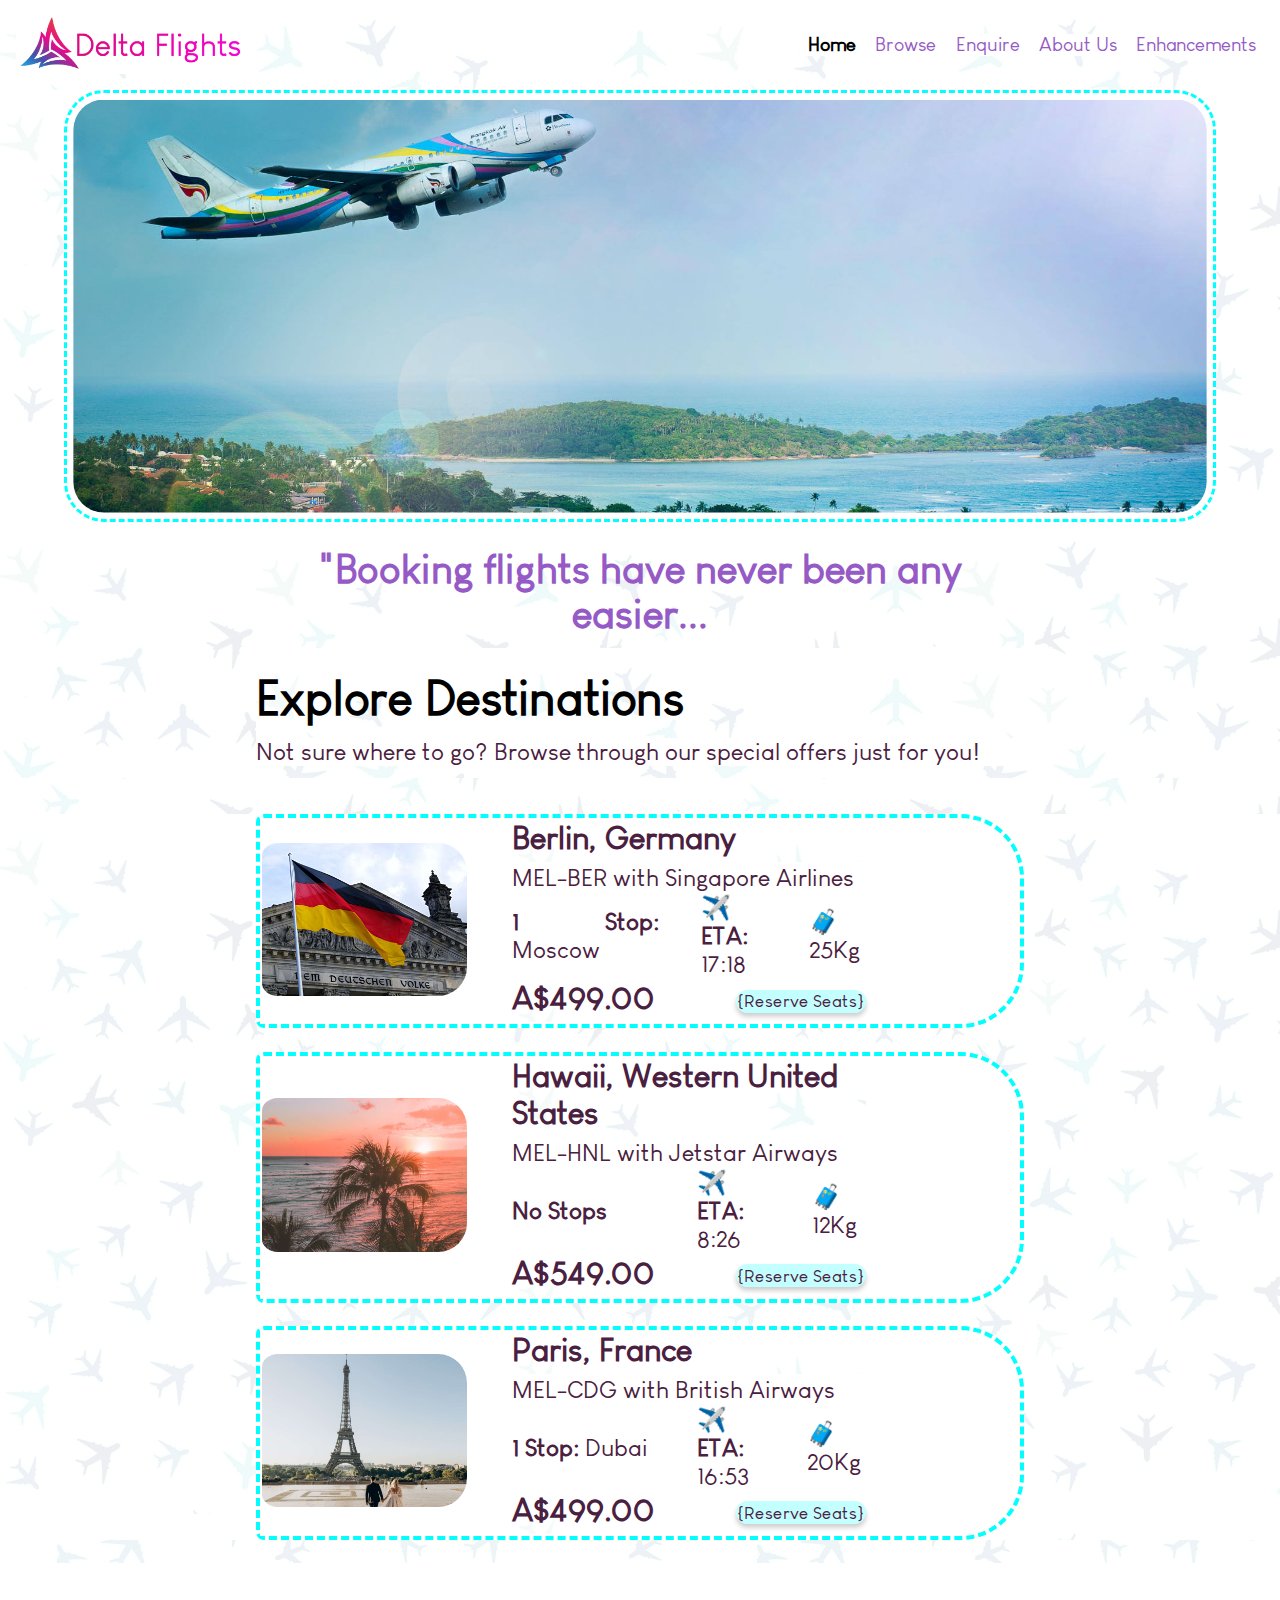
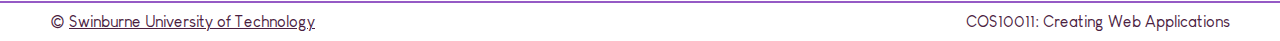
<file: index.html>
<!DOCTYPE html>
<html lang="en">
    <head>
        <meta charset="UTF-8"/>
        <meta http-equiv="X-UA-Compatible" content="IE=edge"/>
        <meta name="viewport" content="width=device-width, initial-scale=1.0"/>
        <meta name="author" content="utkarsh"/>
        <link rel="stylesheet" href="styles/style.css">
        <link rel="icon" href="images/icon.png">
        <meta name="viewport" content="width=device-width, initial-scale=1" />
        <link rel="stylesheet" href="styles/responsive.css" media="screen and (max-width: 1024px)"/>
        <title>Delta Flight Booking</title>
    </head>

    <body>
        <!--Navigation panel-->
        <header>
            <!--Website Logo; redirects to homepage-->
            <a href="index.html"><img src="images/logo.png" alt="Delta Logo" id="logo"></a>
            <nav>
                <ul>
                    <li class="nav_bar"><a class="nav_link" id="on_page" href="index.html"> Home </a></li>
                    <li class="nav_bar"><a class="nav_link" href="product.html"> Browse </a></li>
                    <li class="nav_bar"><a class="nav_link" href="enquire.html"> Enquire </a></li>
                    <li class="nav_bar"><a class="nav_link" href="about.html"> About Us </a></li>
                    <li class="nav_bar"><a class="nav_link" href="enhancements2.html"> Enhancements </a></li>
                </ul>
            </nav>
        </header>

        
        <!--Top animated banner-->
        <!--Both Article and Section starts with a Heading; hence using div-->
        <div id="banner_slideshow">
            <figure>
                <img src="images/pexels-oleksandr-pidvalnyi-1004584.jpg" alt="slider-image_1"> 
                <img src="images/pexels-jimmy-teoh-1010657.jpg" alt="slider-image_2"> 
                <img src="images/pexels-pixabay-38302.jpg" alt="slider-image_3"> 
                <img src="images/pexels-te-lensfix-1371360.jpg" alt="slider-image_4"> 
                <img src="images/pexels-oleksandr-pidvalnyi-1004584.jpg" alt="slider-image_1"> 
            </figure>
        </div>

        
        <!--Page Data in text; i.e. exlcuding images and tables-->
        <section id="page_content">
            <h2 id="quotations">"Booking flights have never been any easier...</h2>
            <h1>Explore Destinations</h1>
            <p>Not sure where to go? Browse through our special offers just for you!</p>
        </section><br><br>
        
        
        <!--Destination cards-->
        <!--Card type layout for different suggested destinations-->
        <div id="destination_cards">

            <!--A card for a destination; every destination has its own div-->
            <div class="single_destination_card">
                <!--using table for organising data in the cards-->
                <table class="destination_content">
                    <tr>
                        <th rowspan="4"> <!--Card side-image; destination image-->
                            <img src="images/pexels-ingo-joseph-109629.jpg" alt="Berliner Fernsehturm" class="destination_img">
                        </th>
                        <td colspan="3"> <!--Destination name-->
                            <a href="https://www.visitberlin.de/en"><h3>Berlin, Germany</h3></a>
                        </td>
                    </tr>
                    <tr> <!--Air route with airlines-->
                        <td colspan="3"><p>MEL-BER with Singapore Airlines</p></td>
                    </tr>
                    <tr> <!--other mislanious information about the trip-->
                        <td class="air_stop"><p><strong>1 Stop:</strong> Moscow</p></td>
                        <td><p>✈️ <strong>ETA: </strong>17:18</p></td>
                        <td><p>🧳25Kg</p></td>
                    </tr>
                    <tr>
                        <td><h3>A$499.00</h3></td>
                        <!--select option to book tickets; just prototype-->
                        <td colspan="2" class="right_intend">
                            <select class="seats_select_main">
                                <option value="">{Reserve Seats}</option>
                                <option value="seat_1">1</option>
                                <option value="seat_2">2</option>
                                <option value="seat_3">3</option>
                            </select>
                        </td>
                    </tr>
                </table>
            </div>

            <!--card for destination 2: hawaii-->
            <div class="single_destination_card"> 
                <table class="destination_content">
                    <tr>
                        <th rowspan="4">
                            <img src="images/pexels-jess-loiterton-4321085.jpg" alt="Hawaii Beach" class="destination_img">
                        </th>
                        <td colspan="3">
                            <a href="https://www.gohawaii.com/"><h3>Hawaii, Western United States</h3></a>
                        </td>
                    </tr>
                    <tr>
                        <td colspan="3"><p>MEL-HNL with Jetstar Airways</p></td>
                    </tr>
                    <tr>
                        <td class="air_stop"><p><strong>No Stops</strong></p></td>
                        <td><p>✈️ <strong>ETA: </strong>8:26</p></td>
                        <td><p>🧳12Kg</p></td>
                    </tr>
                    <tr>
                        <td><h3>A$549.00</h3></td>
                        <td colspan="2" class="right_intend">
                            <select class="seats_select_main">
                                <option value="">{Reserve Seats}</option>
                                <option value="seat_1">1</option>
                                <option value="seat_2">2</option>
                                <option value="seat_3">3</option>
                            </select>
                        </td>
                    </tr>
                </table>
            </div>

            <!--card for destination 3: paris-->
            <div class="single_destination_card"> 
                <table class="destination_content">
                    <tr>
                        <th rowspan="4">
                            <img src="images/pexels-dimitri-kuliuk-1488315.jpg" alt="Eiffel Tower" class="destination_img">
                        </th>
                        <td colspan="3">
                            <a href="https://en.parisinfo.com/"><h3>Paris, France</h3></a>
                        </td>
                    </tr>
                    <tr>
                        <td colspan="3"><p>MEL-CDG with British Airways</p></td>
                    </tr>
                    <tr>
                        <td class="air_stop"><p><strong>1 Stop:</strong> Dubai</p></td>
                        <td><p>✈️ <strong>ETA: </strong>16:53</p></td>
                        <td><p>🧳20Kg</p></td>
                    </tr>
                    <tr>
                        <td><h3>A$499.00</h3></td>
                        <td colspan="2" class="right_intend">
                            <select class="seats_select_main">
                                <option value="">{Reserve Seats}</option>
                                <option value="seat_1">1</option>
                                <option value="seat_2">2</option>
                                <option value="seat_3">3</option>
                            </select>
                        </td>
                    </tr>
                </table>
            </div>
        </div>


        <!--Page footer; contains course code/title and hyperlink to swinburne.edu.au-->
        <footer>
            <hr>
            <table ID="footer_table">
                <tr>
                    <td>
                        &#169; <a href="https://www.swinburne.edu.au">Swinburne University of Technology</a>
                    </td>
                    <td class="right_intend">
                        COS10011: Creating Web Applications
                    </td>
                </tr>
            </table>
        </footer>
    </body>
</html>
</file>
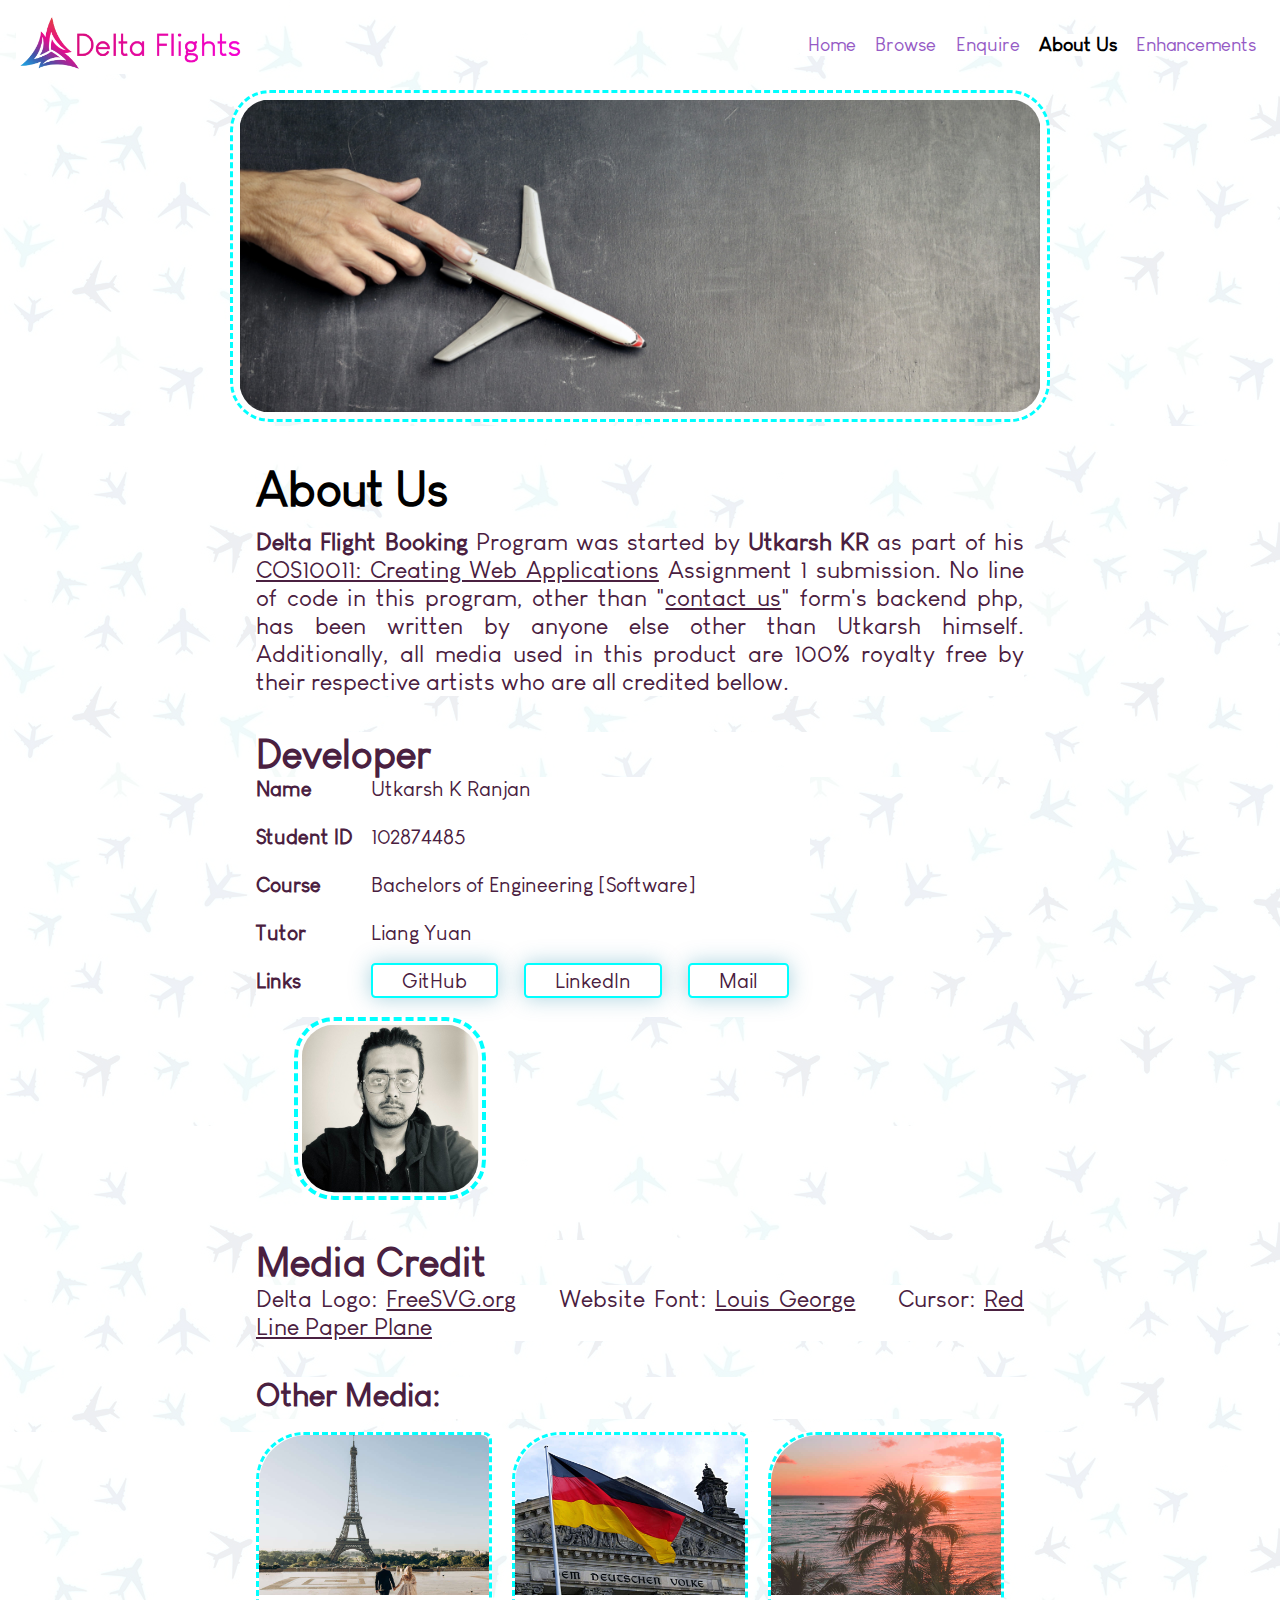
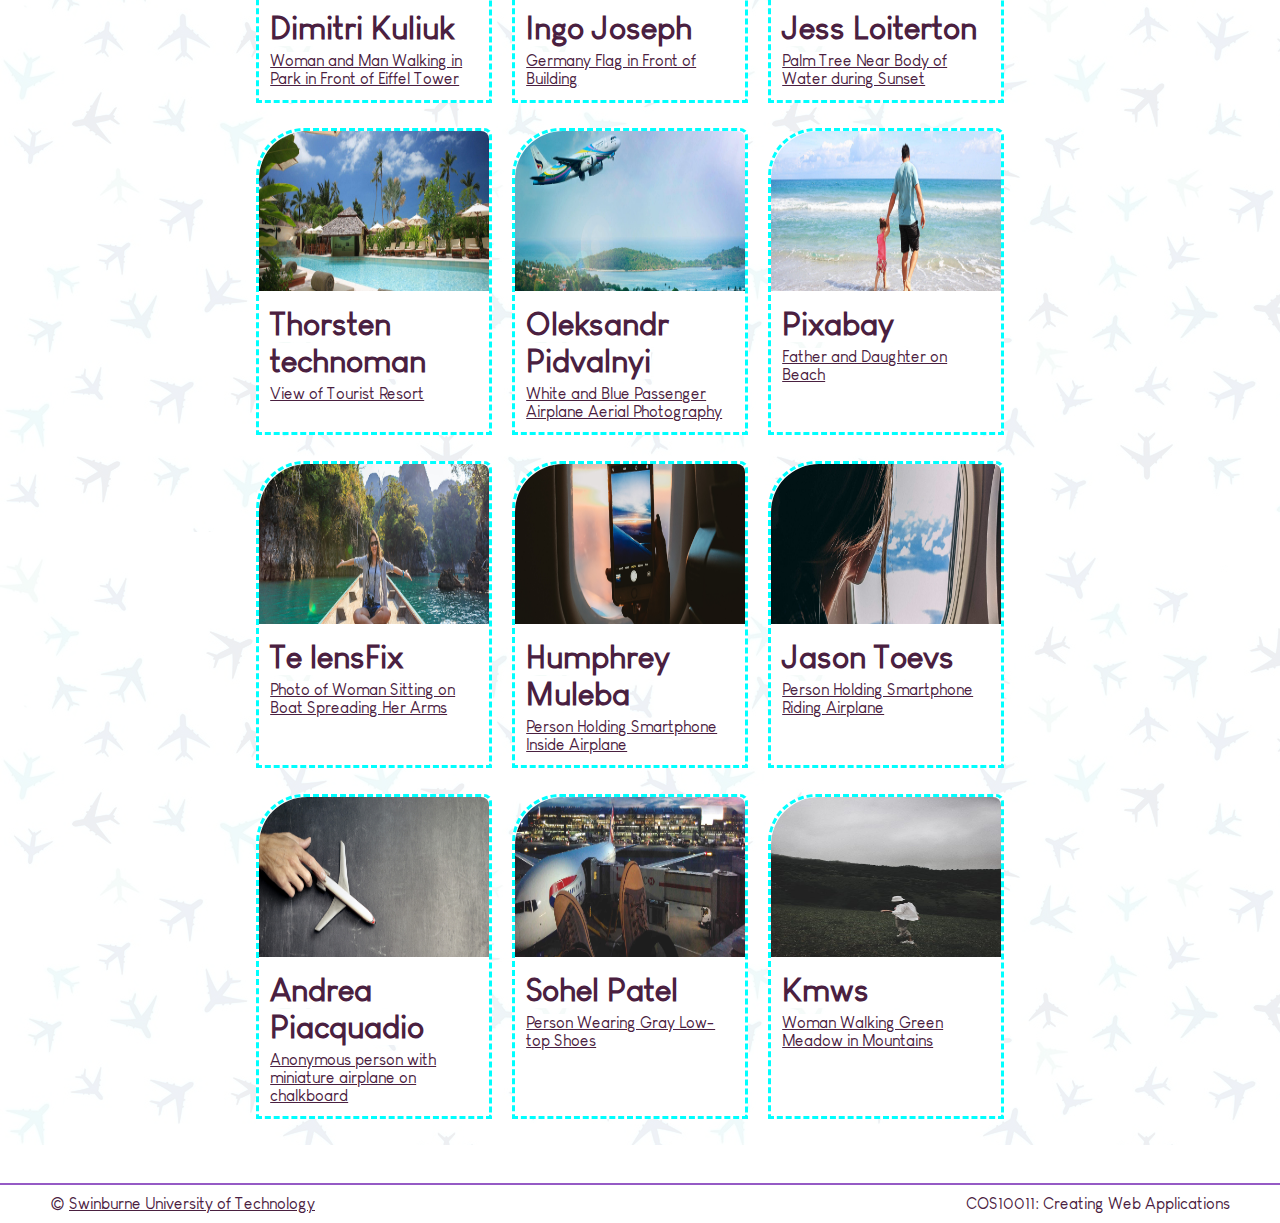
<file: about.html>
<!DOCTYPE html>
<html lang="en">
    <head>
        <meta charset="UTF-8"/>
        <meta http-equiv="X-UA-Compatible" content="IE=edge"/>
        <meta name="viewport" content="width=device-width, initial-scale=1.0"/>
        <meta name="author" content="utkarsh"/>
        <link rel="stylesheet" href="styles/style.css">
        <link rel="icon" href="images/icon.png">
        <meta name="viewport" content="width=device-width, initial-scale=1" />
        <link rel="stylesheet" href="styles/responsive.css" media="screen and (max-width: 1024px)"/>
        <title>Delta • About</title>
    </head>

    <body>
        <header>
            <a href="index.html"><img src="images/logo.png" alt="Delta Logo" id="logo"></a>
            <nav>
                <ul>
                    <li class="nav_bar"><a class="nav_link" href="index.html"> Home </a></li>
                    <li class="nav_bar"><a class="nav_link" href="product.html"> Browse </a></li>
                    <li class="nav_bar"><a class="nav_link" href="enquire.html"> Enquire </a></li>
                    <li class="nav_bar"><a class="nav_link" id="on_page" href="about.html"> About Us </a></li>
                    <li class="nav_bar"><a class="nav_link" href="enhancements2.html"> Enhancements </a></li>
                </ul>
            </nav>
        </header>

        <img src="images/pexels-andrea-piacquadio-3769120.jpg" alt="cover_img" id="cover_img">

        <section id="page_content">
            <h1>About Us</h1>
            <p><strong>Delta Flight Booking</strong> Program was started by <strong>Utkarsh KR</strong> as part of his 
            <a href="https://www.swinburne.edu.au/study/courses/units/Creating-Web-Applications-COS60004/local">COS10011: Creating Web Applications</a>
            Assignment 1 submission. No line of code in this program, other than "<a href="enquire.html">contact us</a>" form's backend php, 
            has been written by anyone else other than Utkarsh himself. Additionally, all media used in this product are 100% royalty free by their 
            respective artists who are all credited bellow.</p>
            <br><br>

            <h2>Developer</h2>
            <aside id="author_head">
                <ul class="author_list">
                    <li>Name</li>
                    <li>Student ID</li>
                    <li>Course</li>
                    <li>Tutor</li>
                    <li>Links</li>
                </ul>
            </aside>
            <aside id="author_details">
                <ul class="author_list">
                    <li>Utkarsh K Ranjan</li>
                    <li>102874485</li>
                    <li>Bachelors of Engineering [Software]</li>
                    <li>Liang Yuan</li>
                    <li>
                        <a href="https://github.com/ut-kr" class="button">GitHub</a>
                        <a href="https://linkedin.com/in/ut-kr" class="button">LinkedIn</a>
                        <a href="mailto:102874485@student.swin.edu.au" class="button">Mail</a>
                    </li>
                </ul>
            </aside>
            <img src="images/me.png" alt="Utkarsh picture" id="author_img">
                
            <br><br><br>
            <h2>Media Credit</h2>
            <p>
                Delta Logo: <a href="https://freesvg.org/triangular-tribal-shape">FreeSVG.org</a> &emsp;
                Website Font: <a href="https://www.dafont.com/louis-george-caf.font">Louis George</a> &emsp;
                Cursor: <a href="https://custom-cursor.com/en/collection/cursors/red-line-paper-plane-boat">Red Line Paper Plane</a>
            </p> 

            <br><br>
            <h3>Other Media:</h3>
        </section>

        <div id="credit_cards">
            <div class="single_credit_card"> 
                <img src="images/pexels-dimitri-kuliuk-1488315.jpg" alt="Woman and Man Walking in Park in Front of Eiffel Tower" class="credit_img">
                <section class="credit_details">
                    <h3><strong>Dimitri Kuliuk</strong></h3>
                    <a href="https://www.pexels.com/photo/woman-and-man-walking-in-park-in-front-of-eiffel-tower-1488315/">
                        Woman and Man Walking in Park in Front of Eiffel Tower
                    </a>
                </section>
            </div>

            <div class="single_credit_card"> 
                <img src="images/pexels-ingo-joseph-109629.jpg" alt="Germany Flag in Front of Building" class="credit_img">
                <section class="credit_details">
                    <h3><strong>Ingo Joseph</strong></h3>
                    <a href="https://www.pexels.com/photo/germany-flag-in-front-of-building-109629/">
                        Germany Flag in Front of Building
                    </a> 
                </section>
            </div>

            <div class="single_credit_card"> 
                <img src="images/pexels-jess-loiterton-4321085.jpg" alt="Palm Tree Near Body of Water during Sunset" class="credit_img">
                <section class="credit_details">
                    <h3><strong>Jess Loiterton</strong></h3>
                    <a href="https://www.pexels.com/photo/palm-tree-near-body-of-water-during-sunset-4321085/">
                        Palm Tree Near Body of Water during Sunset
                    </a>
                </section>
            </div>

            <div class="single_credit_card"> 
                <img src="images/pexels-jimmy-teoh-1010657.jpg" alt="View of Tourist Resort " class="credit_img">
                <section class="credit_details">
                    <h3><strong>Thorsten technoman</strong></h3>
                    <a href="https://www.pexels.com/photo/view-of-tourist-resort-338504/">
                        View of Tourist Resort 
                    </a>
                </section>
            </div>

            <div class="single_credit_card"> 
                <img src="images/pexels-oleksandr-pidvalnyi-1004584.jpg" alt="White and Blue Passenger Airplane Aerial Photography" class="credit_img">
                <section class="credit_details">
                    <h3><strong>Oleksandr Pidvalnyi</strong></h3>
                    <a href="https://www.pexels.com/photo/white-and-blue-passenger-airplane-aerial-photography-1004584/">
                        White and Blue Passenger Airplane Aerial Photography
                    </a>
                </section>
            </div>

            <div class="single_credit_card"> 
                <img src="images/pexels-pixabay-38302.jpg" alt="Father and Daughter on Beach" class="credit_img">
                <section class="credit_details">
                    <h3><strong>Pixabay</strong></h3>
                    <a href="https://www.pexels.com/photo/sea-sunny-beach-sand-38302/">
                        Father and Daughter on Beach
                    </a>
                </section>
            </div>

            <div class="single_credit_card"> 
                <img src="images/pexels-te-lensfix-1371360.jpg" alt="Photo of Woman Sitting on Boat Spreading Her Arms" class="credit_img">
                <section class="credit_details">
                    <h3><strong>Te lensFix</strong></h3>
                    <a href="https://www.pexels.com/photo/photo-of-woman-sitting-on-boat-spreading-her-arms-1371360/">
                        Photo of Woman Sitting on Boat Spreading Her Arms
                    </a>
                </section>
            </div>

            <div class="single_credit_card"> 
                <img src="images/pexels-humphrey-muleba-1647116.jpg" alt="Person Holding Smartphone Inside Airplane" class="credit_img">
                <section class="credit_details">
                    <h3><strong>Humphrey Muleba</strong></h3>
                    <a href="https://www.pexels.com/photo/person-holding-smartphone-inside-airplane-1647116/">
                        Person Holding Smartphone Inside Airplane
                    </a>
                </section>
            </div>
            
            <div class="single_credit_card"> 
                <img src="images/pexels-jason-toevs-2033343.jpg" alt="Person Holding Smartphone Riding Airplane" class="credit_img">
                <section class="credit_details">
                    <h3><strong>Jason Toevs</strong></h3>
                    <a href="https://www.pexels.com/photo/person-holding-smartphone-riding-airplane-2033343/">
                        Person Holding Smartphone Riding Airplane
                    </a>
                </section>
            </div>
            
            <div class="single_credit_card"> 
                <img src="images/pexels-andrea-piacquadio-3769120.jpg" alt="Anonymous person with miniature airplane on chalkboard" class="credit_img">
                <section class="credit_details">
                    <h3><strong>Andrea Piacquadio</strong></h3>
                    <a href="https://www.pexels.com/photo/anonymous-person-with-miniature-airplane-on-chalkboard-3769120/">
                        Anonymous person with miniature airplane on chalkboard
                    </a>
                </section>
            </div>
           
            <div class="single_credit_card"> 
                <img src="images/pexels-sohel-patel-1655736.jpg" alt="Person Wearing Gray Low-top Shoes" class="credit_img">
                <section class="credit_details">
                    <h3><strong>Sohel Patel</strong></h3>
                    <a href="https://www.pexels.com/photo/person-wearing-gray-low-top-shoes-1655736/">
                        Person Wearing Gray Low-top Shoes
                    </a>
                </section>
            </div>
            
            <div class="single_credit_card"> 
                <img src="images/pexels-photo-6434442.jpg" alt="" class="credit_img">
                <section class="credit_details">
                    <h3><strong>Kmws</strong></h3>
                    <a href="https://www.pexels.com/photo/woman-walking-green-meadow-in-mountains-6434442/">
                        Woman Walking Green Meadow in Mountains
                    </a>
                </section>
            </div>
        </div>

        <footer>
            <hr>
            <table ID="footer_table">
                <tr>
                    <td>
                        &#169; <a href="https://www.swinburne.edu.au">Swinburne University of Technology</a>
                    </td>
                    <td class="right_intend">
                        COS10011: Creating Web Applications
                    </td>
                </tr>
            </table>
        </footer>
    </body>
</html>
</file>
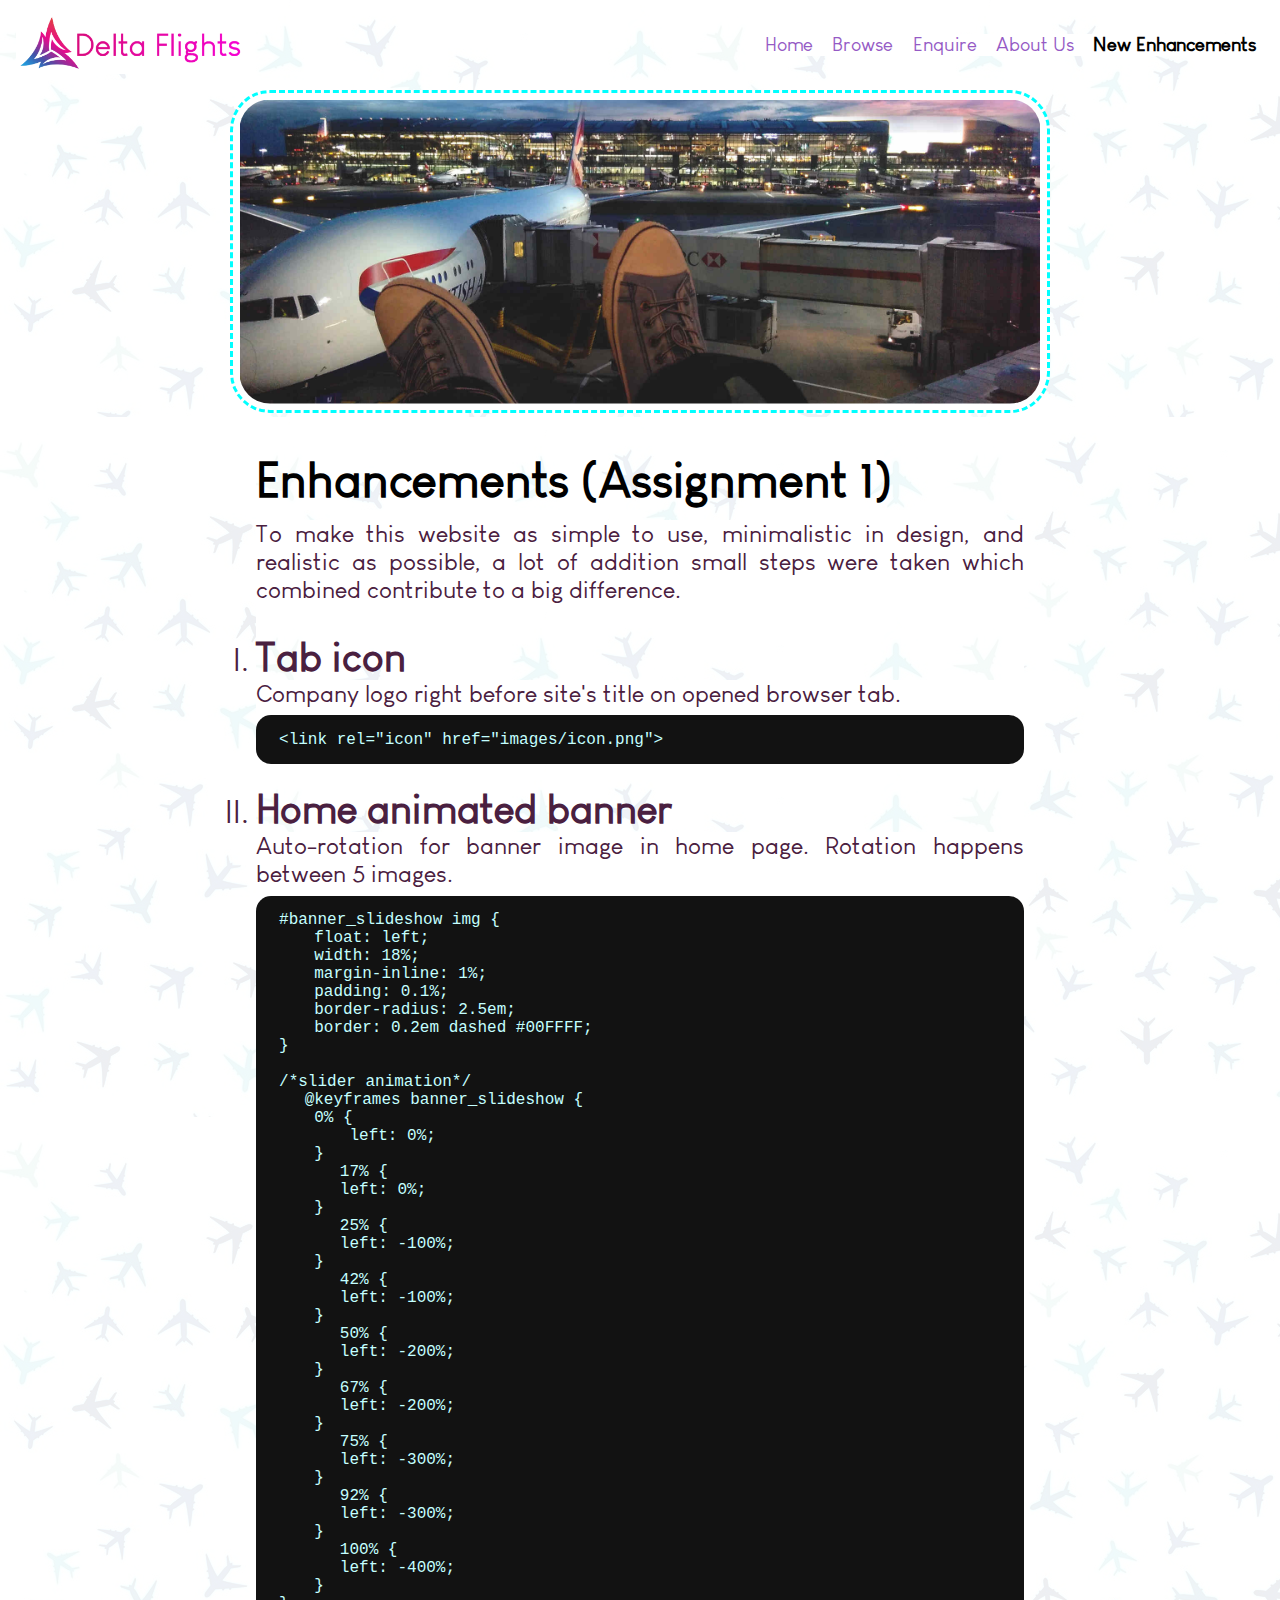
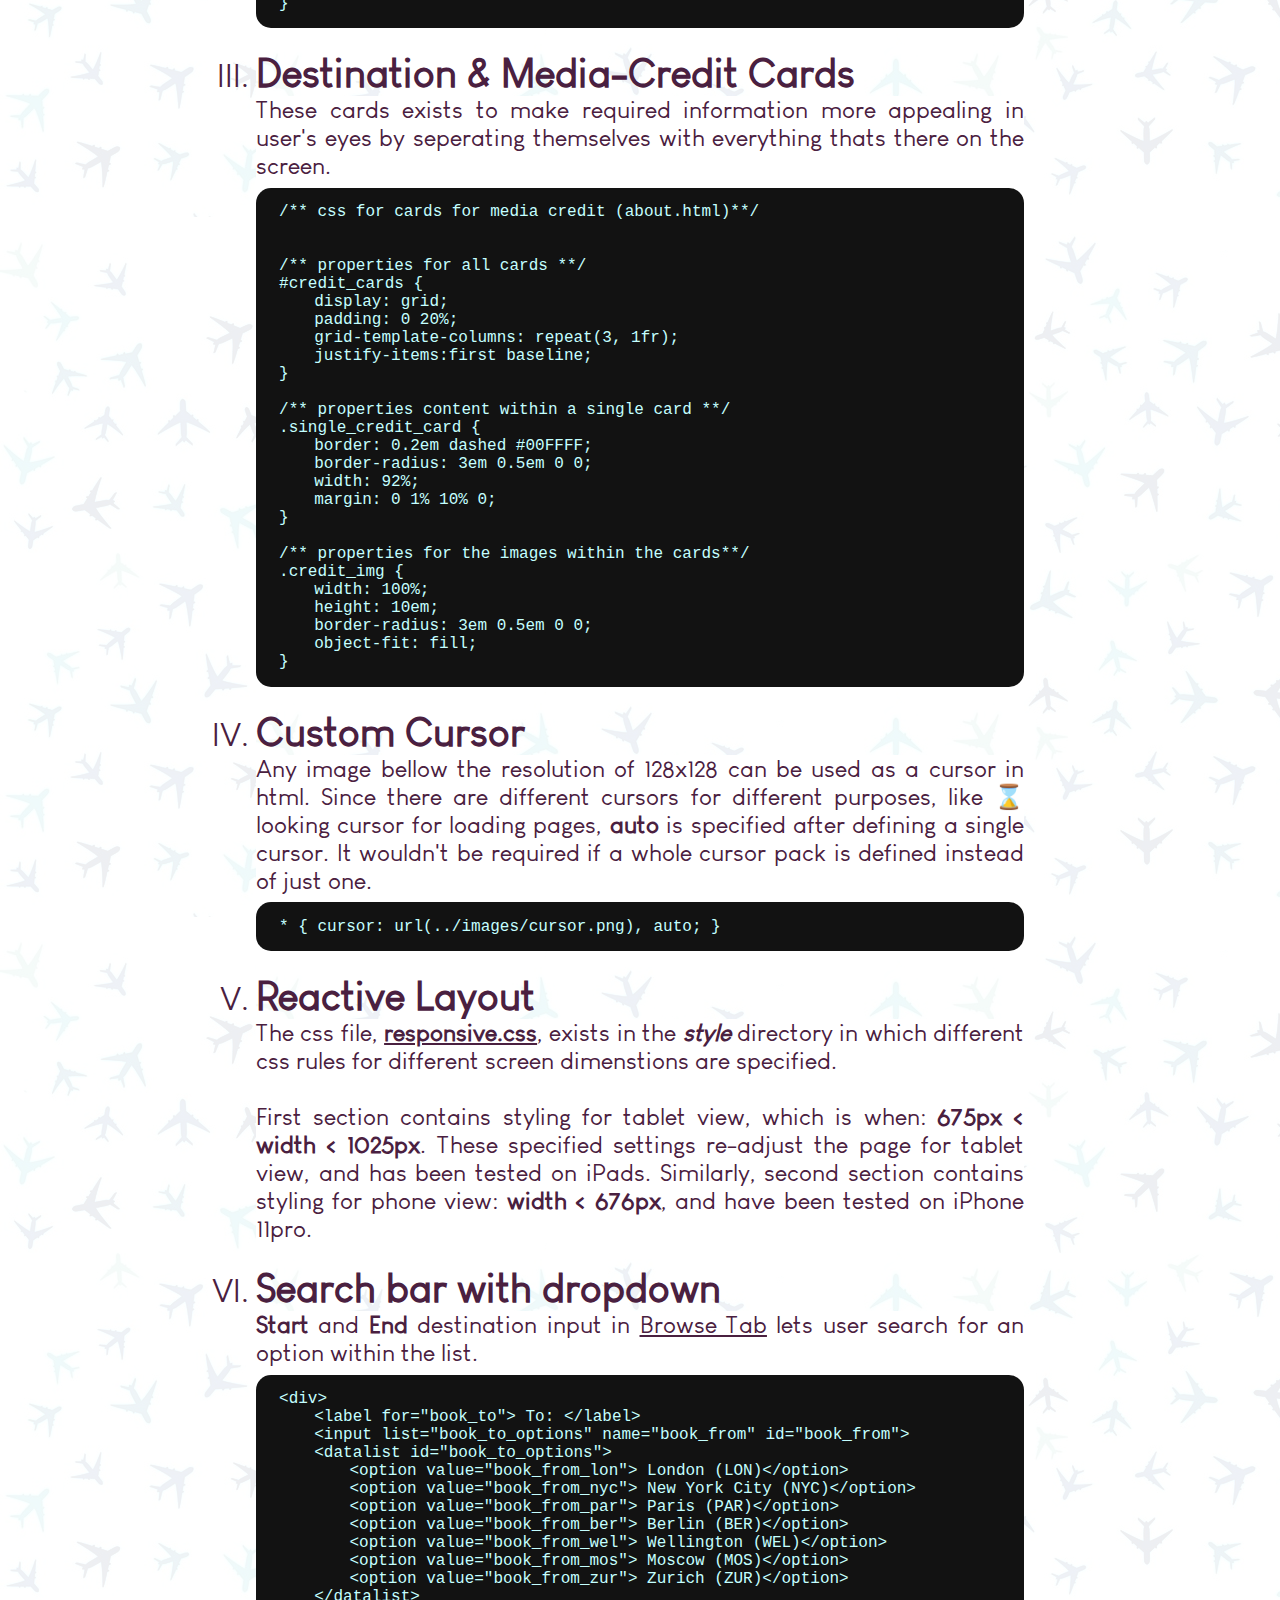
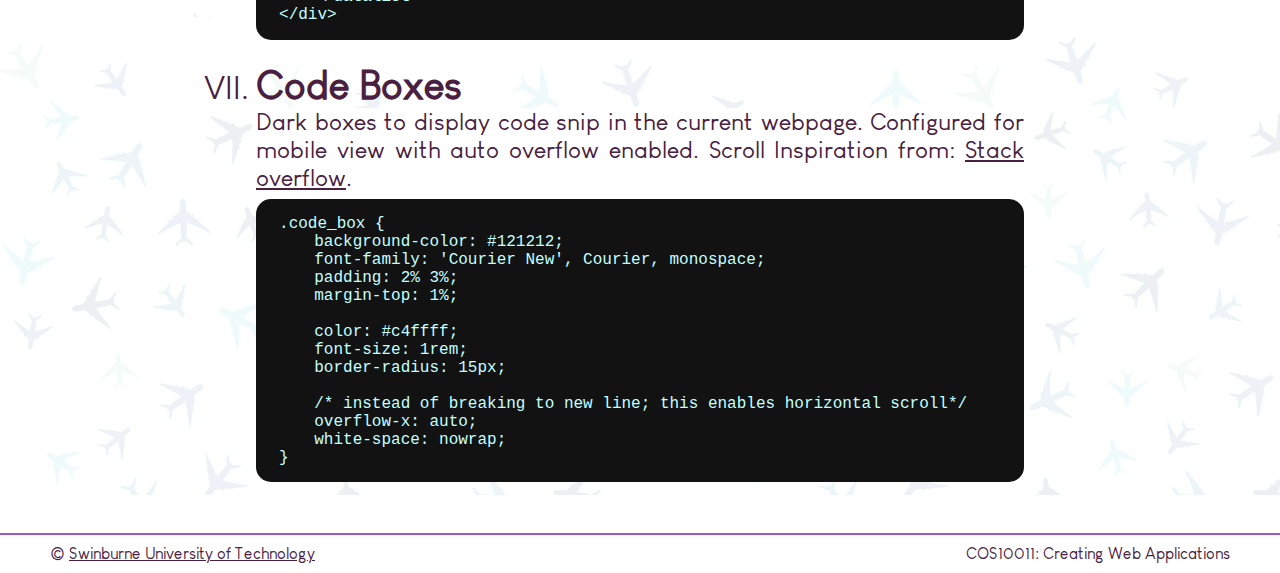
<file: enhancements.html>
<!DOCTYPE html>
<html lang="en">
    <head>
        <meta charset="UTF-8"/>
        <meta http-equiv="X-UA-Compatible" content="IE=edge"/>
        <meta name="viewport" content="width=device-width, initial-scale=1.0"/>
        <meta name="author" content="utkarsh"/>
        <link rel="stylesheet" href="styles/style.css">
        <link rel="icon" href="images/icon.png">
        <meta name="viewport" content="width=device-width, initial-scale=1" />
        <link rel="stylesheet" href="styles/responsive.css" media="screen and (max-width: 1024px)"/>
        <title>Delta • Enhancements</title>
    </head>
    
    <body>
        <header>
            <a href="index.html"><img src="images/logo.png" alt="Delta Logo" id="logo"></a>
            <nav>
                <ul>
                    <li class="nav_bar"><a class="nav_link" href="index.html"> Home </a></li>
                    <li class="nav_bar"><a class="nav_link" href="product.html"> Browse </a></li>
                    <li class="nav_bar"><a class="nav_link" href="enquire.html"> Enquire </a></li>
                    <li class="nav_bar"><a class="nav_link" href="about.html"> About Us </a></li>
                    <li class="nav_bar"><a class="nav_link" id="on_page" href="enhancements2.html"> New Enhancements </a></li>
                </ul>
            </nav>
        </header>

        <img src="images/pexels-sohel-patel-1655736.jpg" alt="Cover Image" id="cover_img">

        <section id="page_content">
            <h1>Enhancements (Assignment 1)</h1>
            <p>
                To make this website as simple to use, minimalistic in design, and realistic as possible, 
                a lot of addition small steps were taken which combined contribute to a big difference.
            </p>

            <ol id="enhancement_title">
                <li>
                    <h2>Tab icon</h2>
                    <p>Company logo right before site's title on opened browser tab. </p>
                    <p class="code_box">
                        &lt;link rel="icon" href="images/icon.png"&gt;
                    </p>
                </li>

                <li>
                    <h2>Home animated banner</h2>
                    <p>
                        Auto-rotation for banner image in home page. Rotation happens between 5 images.    
                    </p>
                    <p class="code_box">
                        #banner_slideshow img {<br>
                        &ensp; &ensp; float: left;<br>
                        &ensp; &ensp; width: 18%;<br>
                        &ensp; &ensp; margin-inline: 1%;<br>
                        &ensp; &ensp; padding: 0.1%;<br>
                        &ensp; &ensp; border-radius: 2.5em;<br>
                        &ensp; &ensp; border: 0.2em dashed #00FFFF;<br>
                        }<br><br>
                    
                        /*slider animation*/ <br>
                        &ensp; &ensp;@keyframes banner_slideshow { <br>
                            &ensp; &ensp; 0% { <br>
                            &ensp; &ensp; &ensp; &ensp; left: 0%; <br>
                            &ensp; &ensp; } <br>
                            &ensp; &ensp; &ensp; &ensp;17% { <br>
                            &ensp; &ensp; &ensp; &ensp;left: 0%; <br>
                            &ensp; &ensp; } <br>
                            &ensp; &ensp; &ensp; &ensp;25% { <br>
                            &ensp; &ensp; &ensp; &ensp;left: -100%; <br>
                            &ensp; &ensp; } <br>
                            &ensp; &ensp; &ensp; &ensp;42% { <br>
                            &ensp; &ensp; &ensp; &ensp;left: -100%; <br>
                            &ensp; &ensp; } <br>
                            &ensp; &ensp; &ensp; &ensp;50% { <br>
                            &ensp; &ensp; &ensp; &ensp;left: -200%; <br>
                            &ensp; &ensp; } <br>
                            &ensp; &ensp; &ensp; &ensp;67% { <br>
                            &ensp; &ensp; &ensp; &ensp;left: -200%; <br>
                            &ensp; &ensp; } <br>
                            &ensp; &ensp; &ensp; &ensp;75% { <br>
                            &ensp; &ensp; &ensp; &ensp;left: -300%; <br>
                            &ensp; &ensp; } <br>
                            &ensp; &ensp; &ensp; &ensp;92% { <br>
                            &ensp; &ensp; &ensp; &ensp;left: -300%; <br>
                            &ensp; &ensp; } <br>
                            &ensp; &ensp; &ensp; &ensp;100% { <br>
                            &ensp; &ensp; &ensp; &ensp;left: -400%; <br>
                            &ensp; &ensp; } <br>
                        }
                    
                    </p>
                </li>

                <li>
                    <h2>Destination & Media-Credit Cards</h2>
                    <p>
                        These cards exists to make required information more appealing in user's eyes by 
                        seperating themselves with everything thats there on the screen.
                    </p>
                    <p class="code_box">
                        /** css for cards for media credit (about.html)**/ 
                        <br><br><br>

                        /** properties for all cards **/<br>
                        #credit_cards { <br>
                        &ensp; &ensp; display: grid; <br>
                        &ensp; &ensp; padding: 0 20%; <br>
                        &ensp; &ensp; grid-template-columns: repeat(3, 1fr); <br>
                        &ensp; &ensp; justify-items:first baseline; <br>
                        } 
                        <br><br>

                        /** properties content within a single card **/<br>
                        .single_credit_card { <br>
                        &ensp; &ensp; border: 0.2em dashed #00FFFF; <br>
                        &ensp; &ensp; border-radius: 3em 0.5em 0 0; <br>
                        &ensp; &ensp; width: 92%; <br>
                        &ensp; &ensp; margin: 0 1% 10% 0; <br>
                        } 
                        <br><br>

                        /** properties for the images within the cards**/<br>
                        .credit_img { <br>
                        &ensp; &ensp; width: 100%; <br>
                        &ensp; &ensp; height: 10em; <br>
                        &ensp; &ensp; border-radius: 3em 0.5em 0 0; <br>
                        &ensp; &ensp; object-fit: fill; <br>
                        } <br>
                    </p>
                </li>

                <li>
                    <h2>Custom Cursor</h2>
                    <p>
                        Any image bellow the resolution of 128x128 can be used as a cursor in html. Since there are different
                        cursors for different purposes, like ⌛ looking cursor for loading pages, <strong>auto</strong> is specified
                        after defining a single cursor. It wouldn't be required if a whole cursor pack is defined instead of just one.
                    </p>
                    <p class="code_box">
                        * { cursor: url(../images/cursor.png), auto; }
                    </p>
                </li>

                <li>
                    <h2>Reactive Layout</h2>
                    <p>
                        The css file, <strong><a href="styles/responsive.css">responsive.css</a></strong>, 
                        exists in the <em><strong>style</strong></em> directory in which different css rules for different
                        screen dimenstions are specified.
                        <br><br>
                        First section contains styling for tablet view, which is when: <strong>675px &lt; width &lt; 1025px</strong>.
                        These specified settings re-adjust the page for tablet view, and has been tested on iPads. Similarly,
                        second section contains styling for phone view: <strong>width &lt; 676px</strong>, and have been tested on
                        iPhone 11pro.
                    </p>
                </li>

                <li>
                    <h2>Search bar with dropdown</h2>
                    <p>
                        <strong>Start</strong> and <strong>End</strong> destination input in <a href="product.html">Browse Tab</a>
                        lets user search for an option within the list.
                    </p>
                    <p class="code_box">
                        &lt;div&gt; <br>
                        &ensp; &ensp; &lt;label for="book_to"&gt; To: &lt;/label&gt; <br>
                        &ensp; &ensp; &lt;input list="book_to_options" name="book_from" id="book_from"&gt; <br>
                        &ensp; &ensp; &lt;datalist id="book_to_options"&gt; <br>
                        &ensp; &ensp; &ensp; &ensp; &lt;option value="book_from_lon"&gt; London (LON)&lt;/option&gt; <br>
                        &ensp; &ensp; &ensp; &ensp; &lt;option value="book_from_nyc"&gt; New York City (NYC)&lt;/option&gt; <br>
                        &ensp; &ensp; &ensp; &ensp; &lt;option value="book_from_par"&gt; Paris (PAR)&lt;/option&gt; <br>
                        &ensp; &ensp; &ensp; &ensp; &lt;option value="book_from_ber"&gt; Berlin (BER)&lt;/option&gt; <br>
                        &ensp; &ensp; &ensp; &ensp; &lt;option value="book_from_wel"&gt; Wellington (WEL)&lt;/option&gt; <br>
                        &ensp; &ensp; &ensp; &ensp; &lt;option value="book_from_mos"&gt; Moscow (MOS)&lt;/option&gt; <br>
                        &ensp; &ensp; &ensp; &ensp; &lt;option value="book_from_zur"&gt; Zurich (ZUR)&lt;/option&gt; <br>
                        &ensp; &ensp; &lt;/datalist&gt; <br>
                        &lt;/div&gt; <br>
                    </p>
                </li>

                <li>
                    <h2>Code Boxes</h2>
                    <p>
                        Dark boxes to display code snip in the current webpage. Configured for mobile view with auto overflow enabled.
                        Scroll Inspiration from: <a href="https://stackoverflow.com/questions/443700/div-with-horizontal-scrolling-only">
                        Stack overflow</a>.
                    </p>
                    <p class="code_box">
                        .code_box { <br>
                        &ensp; &ensp; background-color: #121212; <br>
                        &ensp; &ensp; font-family: 'Courier New', Courier, monospace; <br>
                        &ensp; &ensp; padding: 2% 3%; <br>
                        &ensp; &ensp; margin-top: 1%; <br>
                        <br>
                        &ensp; &ensp; color: #c4ffff; <br>
                        &ensp; &ensp; font-size: 1rem; <br>
                        &ensp; &ensp; border-radius: 15px; <br>
                        <br>
                        &ensp; &ensp; /* instead of breaking to new line; this enables horizontal scroll*/<br>
                        &ensp; &ensp; overflow-x: auto; <br>
                        &ensp; &ensp; white-space: nowrap; <br>
                        }
                    </p>
                </li>
            </ol>
        </section>

        <footer>
            <hr>
            <table ID="footer_table">
                <tr>
                    <td>
                        &#169; <a href="https://www.swinburne.edu.au">Swinburne University of Technology</a>
                    </td>
                    <td class="right_intend">
                        COS10011: Creating Web Applications
                    </td>
                </tr>
            </table>
        </footer>
    </body>
</html>
</file>
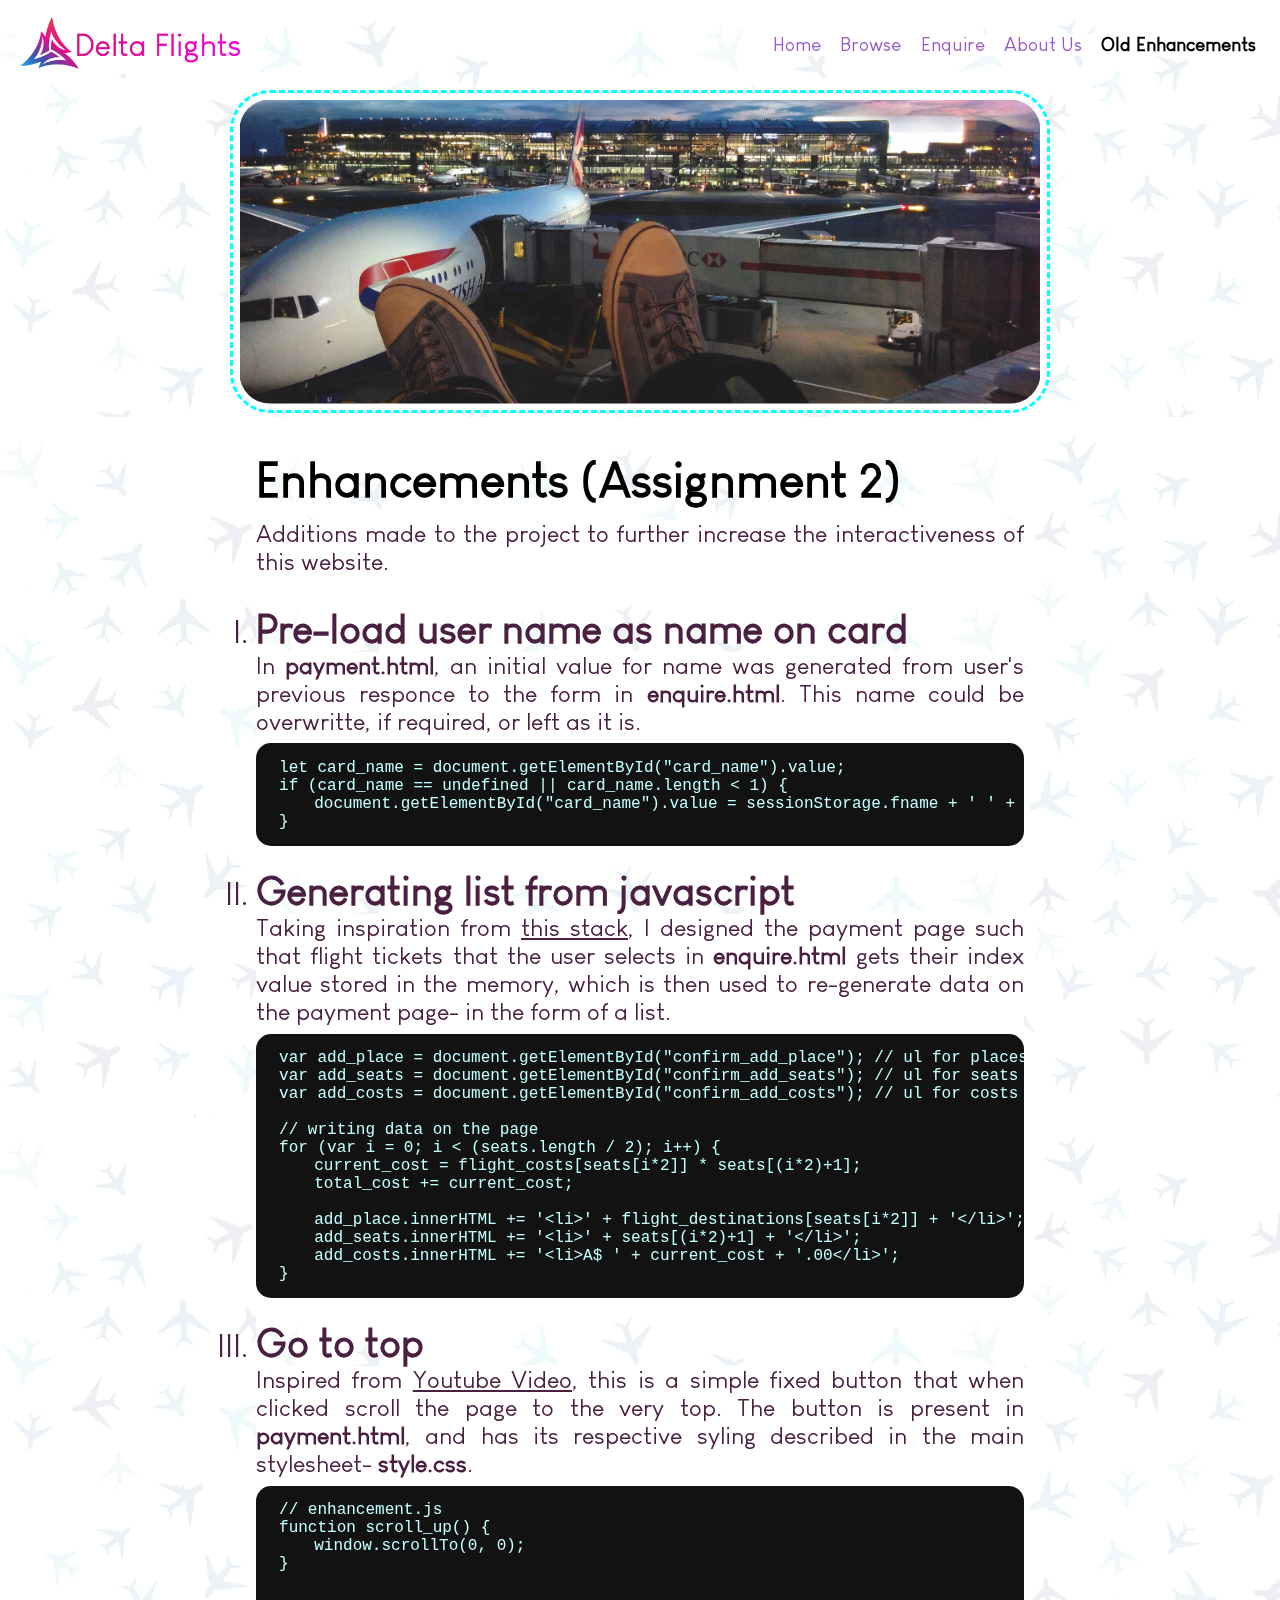
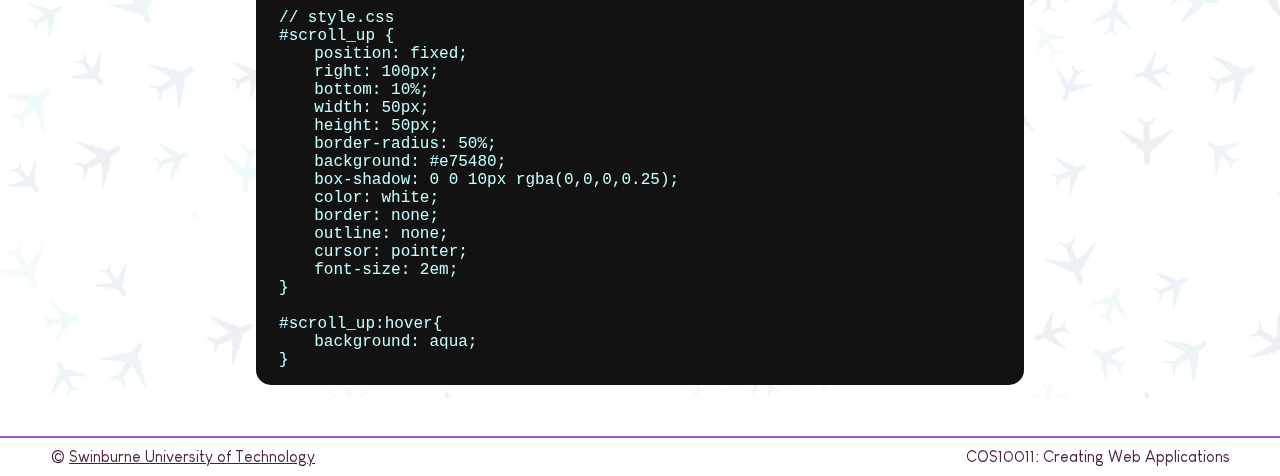
<file: enhancements2.html>
<!DOCTYPE html>
<html lang="en">
    <head>
        <meta charset="UTF-8"/>
        <meta http-equiv="X-UA-Compatible" content="IE=edge"/>
        <meta name="viewport" content="width=device-width, initial-scale=1.0"/>
        <meta name="author" content="utkarsh"/>
        <link rel="stylesheet" href="styles/style.css">
        <link rel="icon" href="images/icon.png">
        <meta name="viewport" content="width=device-width, initial-scale=1" />
        <link rel="stylesheet" href="styles/responsive.css" media="screen and (max-width: 1024px)"/>
        <title>Delta • Enhancements</title>
    </head>
    
    <body>
        <header>
            <a href="index.html"><img src="images/logo.png" alt="Delta Logo" id="logo"></a>
            <nav>
                <ul>
                    <li class="nav_bar"><a class="nav_link" href="index.html"> Home </a></li>
                    <li class="nav_bar"><a class="nav_link" href="product.html"> Browse </a></li>
                    <li class="nav_bar"><a class="nav_link" href="enquire.html"> Enquire </a></li>
                    <li class="nav_bar"><a class="nav_link" href="about.html"> About Us </a></li>
                    <li class="nav_bar"><a class="nav_link" id="on_page" href="enhancements.html"> Old Enhancements </a></li>
                </ul>
            </nav>
        </header>

        <img src="images/pexels-sohel-patel-1655736.jpg" alt="Cover Image" id="cover_img">

        <section id="page_content">
            <h1>Enhancements (Assignment 2)</h1>
            <p>
                Additions made to the project to further increase the interactiveness of this website.
            </p>

            <ol id="enhancement_title">
                <li>
                    <h2>Pre-load user name as name on card</h2>
                    <p>
                        In <strong>payment.html</strong>, an initial value for name was generated from 
                        user's previous responce to the form in <strong>enquire.html</strong>. This name 
                        could be overwritte, if required, or left as it is.
                    </p>
                    <p class="code_box">
                        let card_name = document.getElementById("card_name").value; <br>
                        if (card_name == undefined || card_name.length &lt; 1) {<br>
                        &ensp; &ensp; document.getElementById("card_name").value = 
                        sessionStorage.fname + ' ' + sessionStorage.lname;
                        <br> }
                    </p>
                </li>

                <li>
                    <h2>Generating list from javascript</h2>
                    <p>
                        Taking inspiration from <a href="https://stackoverflow.com/questions/20673959/how-to-add-new-li-to-ul-onclick-with-javascript">
                        this stack</a>, I designed the payment page such that flight tickets that the user 
                        selects in <strong>enquire.html</strong> gets their index value stored in the memory,
                        which is then used to re-generate data on the payment page- in the form of a list.
                    </p>
                    <p class="code_box">
                        var add_place = document.getElementById("confirm_add_place"); // ul for places <br>
                        var add_seats = document.getElementById("confirm_add_seats"); // ul for seats <br>
                        var add_costs = document.getElementById("confirm_add_costs"); // ul for costs <br>
                        <br>
                        // writing data on the page <br>
                        for (var i = 0; i &lt; (seats.length / 2); i++) {<br>
                        &ensp; &ensp; current_cost = flight_costs[seats[i*2]] * seats[(i*2)+1];<br>
                        &ensp; &ensp; total_cost += current_cost;<br>
                        <br>
                        &ensp; &ensp; add_place.innerHTML += '&lt;li&gt;' + flight_destinations[seats[i*2]] + '&lt;/li&gt;';<br>
                        &ensp; &ensp; add_seats.innerHTML += '&lt;li&gt;' + seats[(i*2)+1] + '&lt;/li&gt;';<br>
                        &ensp; &ensp; add_costs.innerHTML += '&lt;li&gt;A$ ' + current_cost + '.00&lt;/li&gt;';<br>
                        }
                    </p>
                </li>

                <li>
                    <h2>Go to top</h2>
                    <p>
                        Inspired from <a href="https://www.youtube.com/watch?v=FK5DEa1Hvco">Youtube Video</a>,
                        this is a simple fixed button that when clicked scroll the page to the very top. The button
                        is present in <strong>payment.html</strong>, and has its respective syling described in the
                        main stylesheet- <strong>style.css</strong>.
                    </p>
                    <p class="code_box">
                        // enhancement.js <br>
                        function scroll_up() { <br>
                        &ensp; &ensp; window.scrollTo(0, 0);<br>
                        }
                        <br><br><br>

                        // style.css <br>
                        #scroll_up { <br>
                        &ensp; &ensp; position: fixed; <br>
                        &ensp; &ensp; right: 100px; <br>
                        &ensp; &ensp; bottom: 10%; <br>
                        &ensp; &ensp; width: 50px; <br>
                        &ensp; &ensp; height: 50px; <br>
                        &ensp; &ensp; border-radius: 50%; <br>
                        &ensp; &ensp; background: #e75480; <br>
                        &ensp; &ensp; box-shadow: 0 0 10px rgba(0,0,0,0.25); <br>
                        &ensp; &ensp; color: white; <br>
                        &ensp; &ensp; border: none; <br>
                        &ensp; &ensp; outline: none; <br>
                        &ensp; &ensp; cursor: pointer; <br>
                        &ensp; &ensp; font-size: 2em; <br>
                        } <br>
                         <br>
                        #scroll_up:hover{ <br>
                            &ensp; &ensp; background: aqua; <br>
                        } <br>
                    </p>
                </li>

            </ol>
        </section>

        <footer>
            <hr>
            <table ID="footer_table">
                <tr>
                    <td>
                        &#169; <a href="https://www.swinburne.edu.au">Swinburne University of Technology</a>
                    </td>
                    <td class="right_intend">
                        COS10011: Creating Web Applications
                    </td>
                </tr>
            </table>
        </footer>
    </body>
</html>
</file>
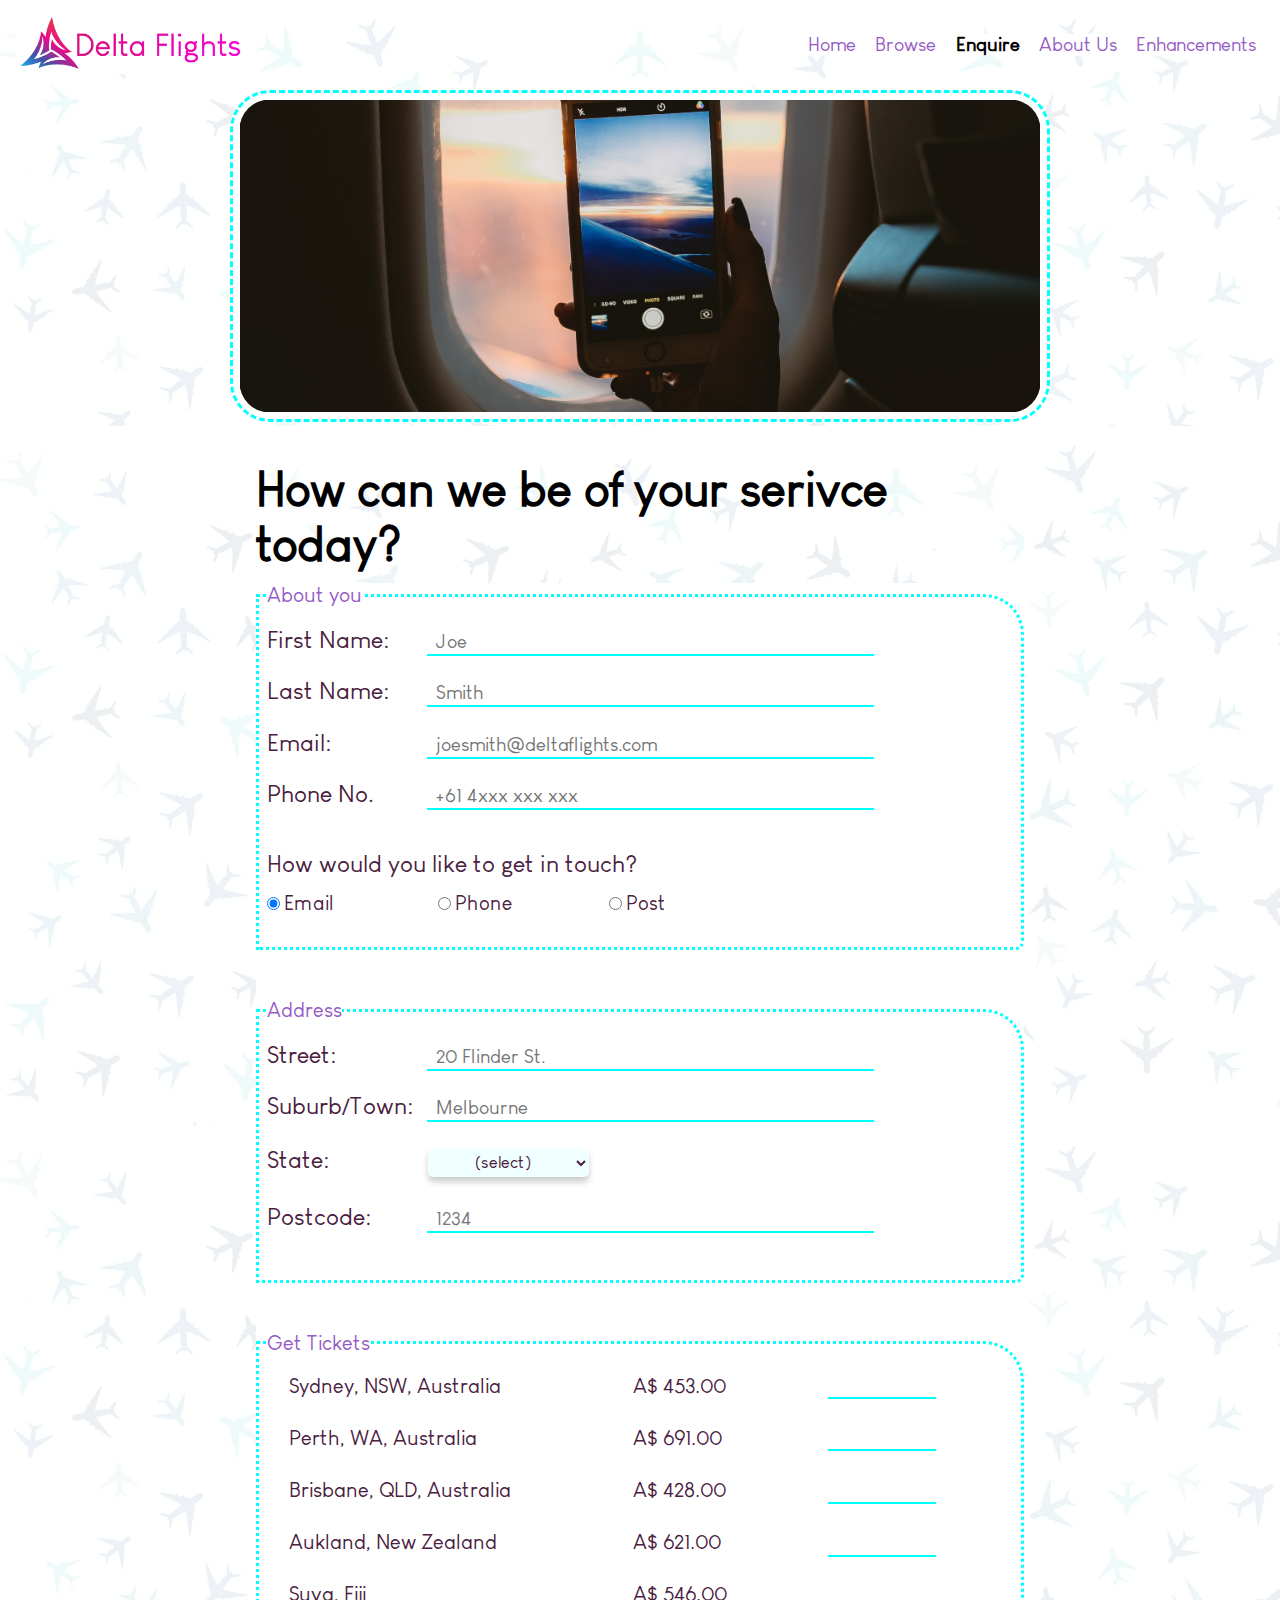
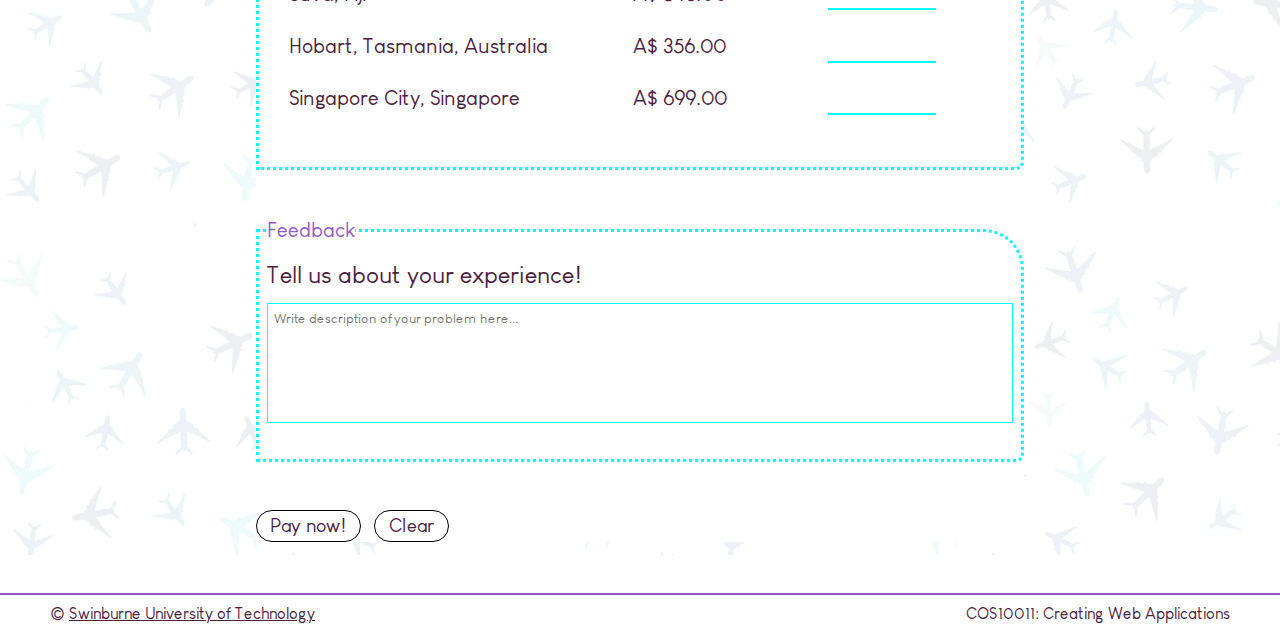
<file: enquire.html>
<!DOCTYPE html>
<html lang="en">
    <head>
        <meta charset="UTF-8"/>
        <meta http-equiv="X-UA-Compatible" content="IE=edge"/>
        <meta name="viewport" content="width=device-width, initial-scale=1.0"/>
        <meta name="author" content="utkarsh"/>
        <link rel="stylesheet" href="styles/style.css">
        <link rel="icon" href="images/icon.png">
        <meta name="viewport" content="width=device-width, initial-scale=1" />
        <link rel="stylesheet" href="styles/responsive.css" media="screen and (max-width: 1024px)"/>
        <script src="./scripts/enquire.js"></script>
        <title>Delta • Enquire</title>
    </head>

    <body>
        <header>
            <a href="index.html"><img src="images/logo.png" alt="Delta Logo" id="logo"></a>
            <nav>
                <ul>
                    <li class="nav_bar"><a class="nav_link" href="index.html"> Home </a></li>
                    <li class="nav_bar"><a class="nav_link" href="product.html"> Browse </a></li>
                    <li class="nav_bar"><a class="nav_link" id="on_page" href="enquire.html"> Enquire </a></li>
                    <li class="nav_bar"><a class="nav_link" href="about.html"> About Us </a></li>
                    <li class="nav_bar"><a class="nav_link" href="enhancements2.html"> Enhancements </a></li>
                </ul>
            </nav>
        </header>

        <img src="images/pexels-humphrey-muleba-1647116.jpg" alt="Cover Image" id="cover_img">
        
        <section id="page_content">
            <h1>How can we be of your serivce today?</h1>

            <form id="enquire_form" action="payment.html">
                <fieldset>
                    <legend>About you</legend>
                    <p>
                        <label for="fname">First Name: </label>
                        <input type="text" name="fname" id="fname" pattern="[A-Za-z]{1,25}" placeholder="Joe" required>
                    </p>
                    <p>
                        <label for="lname">Last Name: </label>
                        <input type="text" name="lname" id="lname" pattern="[A-Za-z]{1,25}" placeholder="Smith" required>
                    </p>
                    <p>
                        <label for="email">Email: </label>
                        <input type="email" name="email" id="email" placeholder="joesmith@deltaflights.com" required>
                    </p>
                    <p>
                        <label for="phone">Phone No.</label>
                        <input type="text" id="phone" name="phone" placeholder="+61 4xxx xxx xxx" pattern="[0-9]{9,10}" required>
                    </p>
                    <br>
                    <p>
                        How would you like to get in touch?
                    </p>
                    
                    <!--default option-->
                    <input type="radio" name="main_contact" id="main_contact_email" checked>
                    <label for="main_contact_email" class="form_option">Email</label>

                    <input type="radio" name="main_contact" id="main_contact_phone">
                    <label for="main_contact_phone" class="form_option">Phone</label>
                    
                    <input type="radio" name="main_contact" id="main_contact_post">
                    <label for="main_contact_post" class="form_option">Post</label>
                </fieldset>

                <fieldset>
                    <legend>Address</legend>
                    <p>
                        <label for="adr_st">Street: </label>
                        <input type="text" id="adr_st" name="adr_st" placeholder="20 Flinder St." maxlength="40" required>
                    </p>
                    <p>
                        <label for="adr_sub">Suburb/Town:</label>
                        <input type="text" name="adr_sub" id="adr_sub" placeholder="Melbourne" maxlength="20" required>
                    </p>
                    <p>
                        <label for="adr_state">State:</label>
                        <select name="adr_state" id="adr_state">
                            <option value="none">(select)</option>
                            <option value="state_VIC">Victoria</option>
                            <option value="state_NSW">New South Wales</option>
                            <option value="state_QLD">Queensland</option>
                            <option value="state_NT">Northern Territory</option>
                            <option value="state_WA">Western Australia</option>
                            <option value="state_SA">South Australia</option>
                            <option value="state_TAS">Tasmania</option>
                            <option value="state_ACT">Capital Territory</option>
                        </select>
                    </p>
                    <p>
                        <label for="adr_postcode">Postcode:</label>
                        <input type="text" id="adr_postcode" placeholder="1234" pattern="[0-9]{4}" required>
                    </p>
                </fieldset>
                
                <fieldset>
                    <legend>Get Tickets</legend>
                    <div>
                        <aside id="flight_destination_list">
                            <ul>
                                <li>Sydney, NSW, Australia</li>
                                <li>Perth, WA, Australia</li>
                                <li>Brisbane, QLD, Australia</li>
                                <li>Aukland, New Zealand</li>
                                <li>Suva, Fiji</li>
                                <li>Hobart, Tasmania, Australia</li>
                                <li>Singapore City, Singapore</li>
                            </ul>
                        </aside>

                        <aside id="flight_cost_list">
                            <ul>
                                <li>A$ 453.00</li>
                                <li>A$ 691.00</li>
                                <li>A$ 428.00</li>
                                <li>A$ 621.00</li>
                                <li>A$ 546.00</li>
                                <li>A$ 356.00</li>
                                <li>A$ 699.00</li>
                            </ul>
                        </aside>

                        <aside id="flight_seats_list">
                            <ul>
                                <li> <input type="text" id="flight_syd"> </li>
                                <li> <input type="text" id="flight_per"> </li>
                                <li> <input type="text" id="flight_bri"> </li>
                                <li> <input type="text" id="flight_auk"> </li>
                                <li> <input type="text" id="flight_suv"> </li>
                                <li> <input type="text" id="flight_hob"> </li>
                                <li> <input type="text" id="flight_sin"> </li>
                            </ul>
                        </aside>
                    </div>
                </fieldset>

                <fieldset>
                    <legend>Feedback</legend>
                    <p>Tell us about your experience!</p>
                    <textarea name="message" id="issue_description" rows="7" placeholder="Write description of your problem here..."></textarea>
                </fieldset>
                <input type="submit" value="Pay now!" class="form_button"/>
                <input class="form_button" type="reset" value="Clear">
            </form>
        </section>

        <footer>
            <hr>
            <table ID="footer_table">
                <tr>
                    <td>
                        &#169; <a href="https://www.swinburne.edu.au">Swinburne University of Technology</a>
                    </td>
                    <td class="right_intend">
                        COS10011: Creating Web Applications
                    </td>
                </tr>
            </table>
        </footer>
    </body>
</html>
</file>
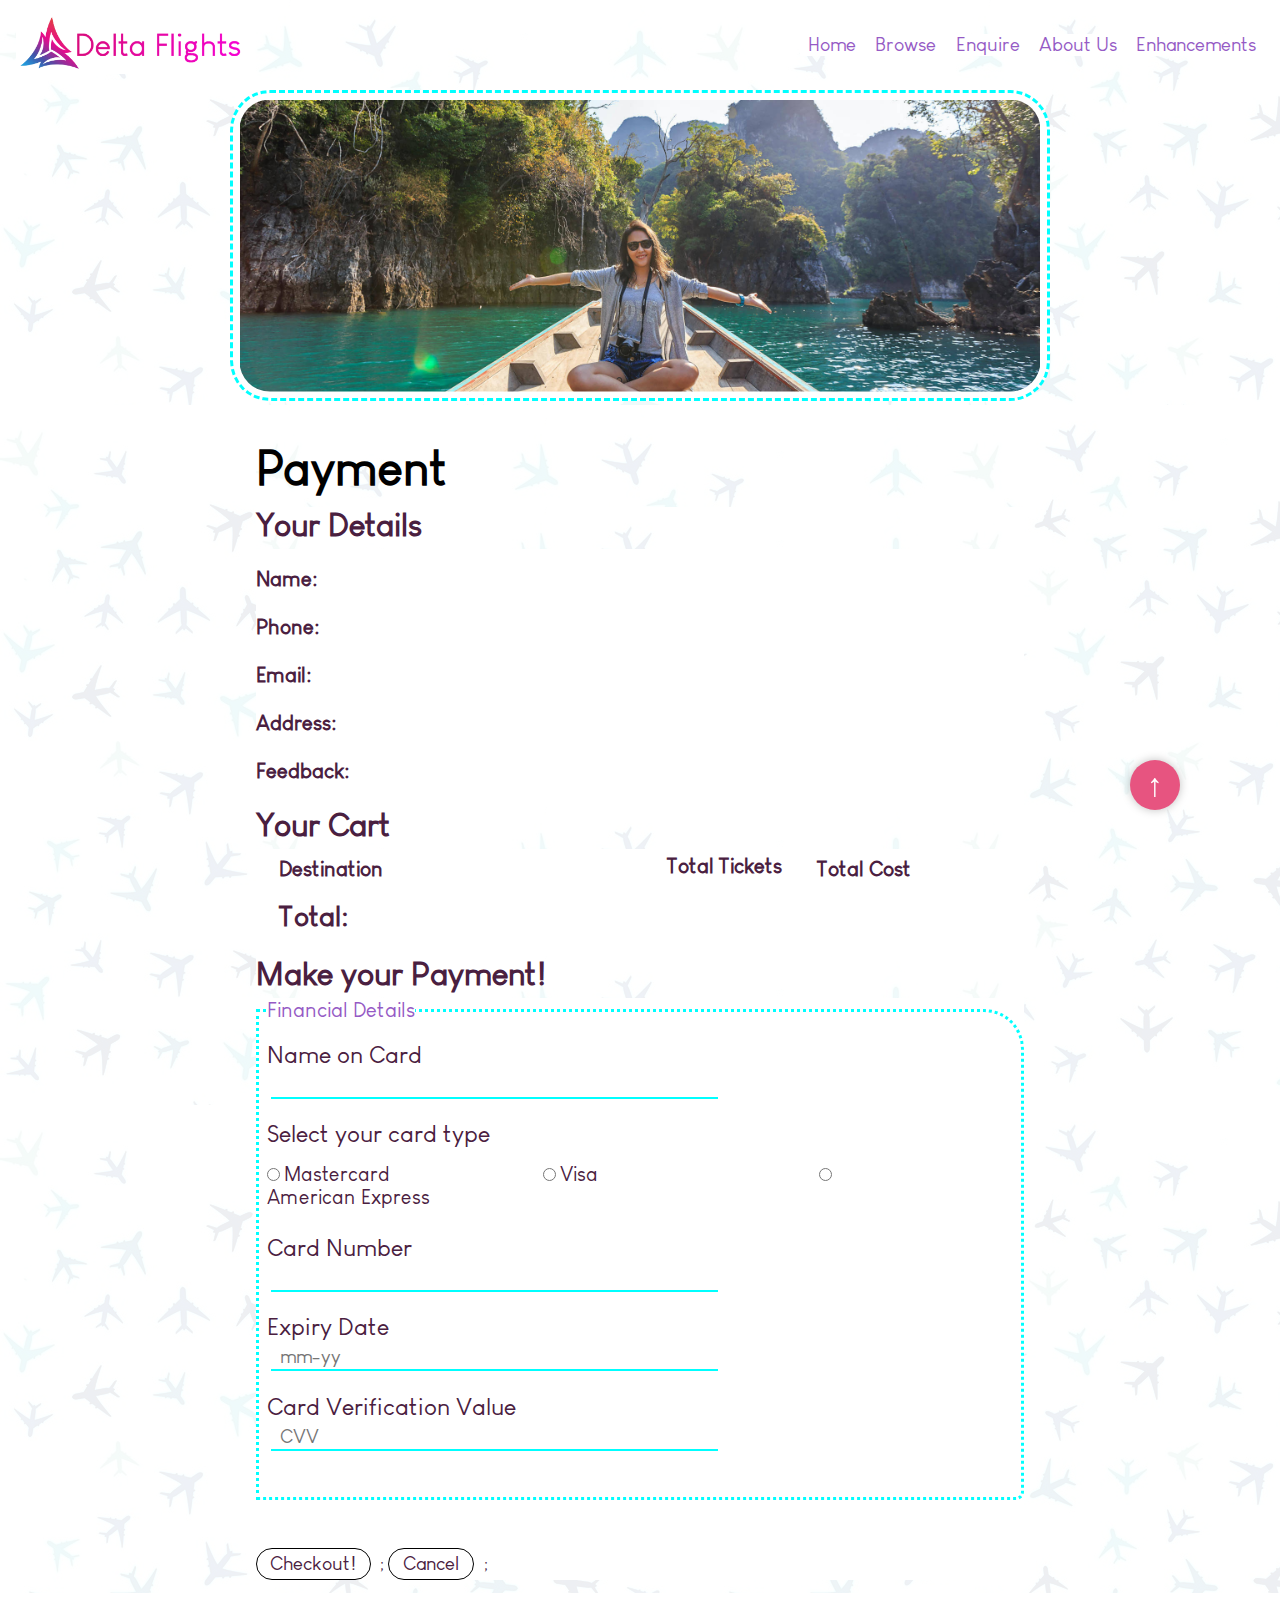
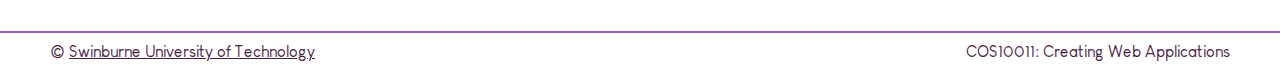
<file: payment.html>
<!DOCTYPE html>
<html lang="en">
    <head>
        <meta charset="UTF-8"/>
        <meta http-equiv="X-UA-Compatible" content="IE=edge"/>
        <meta name="viewport" content="width=device-width, initial-scale=1.0"/>
        <meta name="author" content="utkarsh"/>
        <link rel="stylesheet" href="styles/style.css">
        <link rel="icon" href="images/icon.png">
        <meta name="viewport" content="width=device-width, initial-scale=1" />
        <link rel="stylesheet" href="styles/responsive.css" media="screen and (max-width: 1024px)"/>
        <script src="scripts/payment.js"></script>
        <title>Delta • Checkout</title>
    </head>

    <body>
        <header>
            <a href="index.html"><img src="images/logo.png" alt="Delta Logo" id="logo"></a>
            <nav>
                <ul>
                    <li class="nav_bar"><a class="nav_link" href="index.html"> Home </a></li>
                    <li class="nav_bar"><a class="nav_link" href="product.html"> Browse </a></li>
                    <li class="nav_bar"><a class="nav_link" href="enquire.html"> Enquire </a></li>
                    <li class="nav_bar"><a class="nav_link" href="about.html"> About Us </a></li>
                    <li class="nav_bar"><a class="nav_link" href="enhancements2.html"> Enhancements </a></li>
                </ul>
            </nav>
        </header>

        <img src="images/pexels-te-lensfix-1371360.jpg" alt="Cover Image" id="cover_img">
        
        <section id="page_content">
            <h1>Payment</h1>

            <section>
                <h3>Your Details</h3><br>
                <aside class="confirm_table_bold">
                    <ul class="confirm_table_list">
                        <li>Name: </li>
                        <li>Phone: </li>
                        <li>Email: </li>
                        <li>Address: </li>
                        <li>Feedback: </li>
                    </ul>
                </aside>
                <div class="confirm_table_details">
                    <ul class="confirm_table_list">
                        <li><span id="confirm_name"></span></li>
                        <li><span id="confirm_phone"></span></li>
                        <li><span id="confirm_email"></span></li>
                        <li><span id="confirm_adr"></span></li>
                        <li><span id="confirm_feed"></span></li>
                    </ul>
                </div>
            </section>

            <section>
                <h3>Your Cart</h3>
                <aside id="flight_destination_list">
                    <ul id="confirm_add_place">
                        <li><strong>Destination</strong></li>
                    </ul>
                </aside>
                
                <aside id="flight_seats_list">
                    <ul id="confirm_add_seats">
                        <li><strong>Total Tickets</strong></li>
                    </ul>
                </aside>

                <aside id="flight_cost_list">
                    <ul id="confirm_add_costs">
                        <li><strong>Total Cost</strong></li>
                    </ul>
                </aside>
                
                <div id="price_total">
                    <strong>Total:  </strong><span id="total_cost"></span>
                </div>
            </section>

            <section>
                <h3>Make your Payment!</h3>
                <form action="https://mercury.swin.edu.au/it000000/formtest.php" method="post" id="financial_form">
                    <fieldset>
                        <legend>Financial Details</legend>
                        <p>
                            <label for="card_name">Name on Card </label>
                            <input type="text" name="card_name" id="card_name" pattern="[A-Za-z ]{1,25}">
                        </p>

                        <div>
                            <p> Select your card type </p>
                            <input type="radio" name="card" id="mastercard" value="Mastercard">
                            <label for="mastercard" class="form_option">Mastercard</label>
        
                            <input type="radio" name="card" id="visa" value="Visa">
                            <label for="visa" class="form_option">Visa</label>
                            
                            <input type="radio" name="card" id="american_exp" value="American Express">
                            <label for="american_exp" class="form_option">American Express</label>
                        </div>
                        <br>

                        <p>
                            <label for="card_number">Card Number</label>
                            <input type="text" name="card_number" id="card_number">
                        </p>
                        
                        <p>
                            <label for="exp_date">Expiry Date </label>
                            <input type="text" name="exp_date" id="exp_date" placeholder="mm-yy">
                        </p>

                        <p>
                            <label for="cvv">Card Verification Value</label>
                            <input type="text" name="cvv" id="cvv" placeholder="CVV">
                        </p>

                        <!--hidden feilds-->
                        <input type="hidden" name="firstname" id="firstname">
                        <input type="hidden" name="lastname" id="lastname">
                        <input type="hidden" name="phone" id="phone">
                        <input type="hidden" name="email" id="email">
                        <input type="hidden" name="communication_method" id="communication_method">
                        <input type="hidden" name="address_street" id="address_street">
                        <input type="hidden" name="address_suburb" id="address_suburb">
                        <input type="hidden" name="address_pin" id="address_pin">
                        <input type="hidden" name="address_state" id="address_state">
                        <input type="hidden" name="feedback" id="feedback">
                        <input type="hidden" name="destinations" id="destinations">
                        <input type="hidden" name="seats_respective_seq" id="seats">
                    </fieldset>

                    <input type="submit" value="Checkout!" class="form_button"/>;
                    <button class="form_button" type="reset" id="cancel_button">Cancel</button>;
                </form>
            </section>
            <button id="scroll_up">↑</button>
        </section>

        <footer>
            <hr>
            <table ID="footer_table">
                <tr>
                    <td>
                        &#169; <a href="https://www.swinburne.edu.au">Swinburne University of Technology</a>
                    </td>
                    <td class="right_intend">
                        COS10011: Creating Web Applications
                    </td>
                </tr>
            </table>
        </footer>
    </body>
</html>
</file>
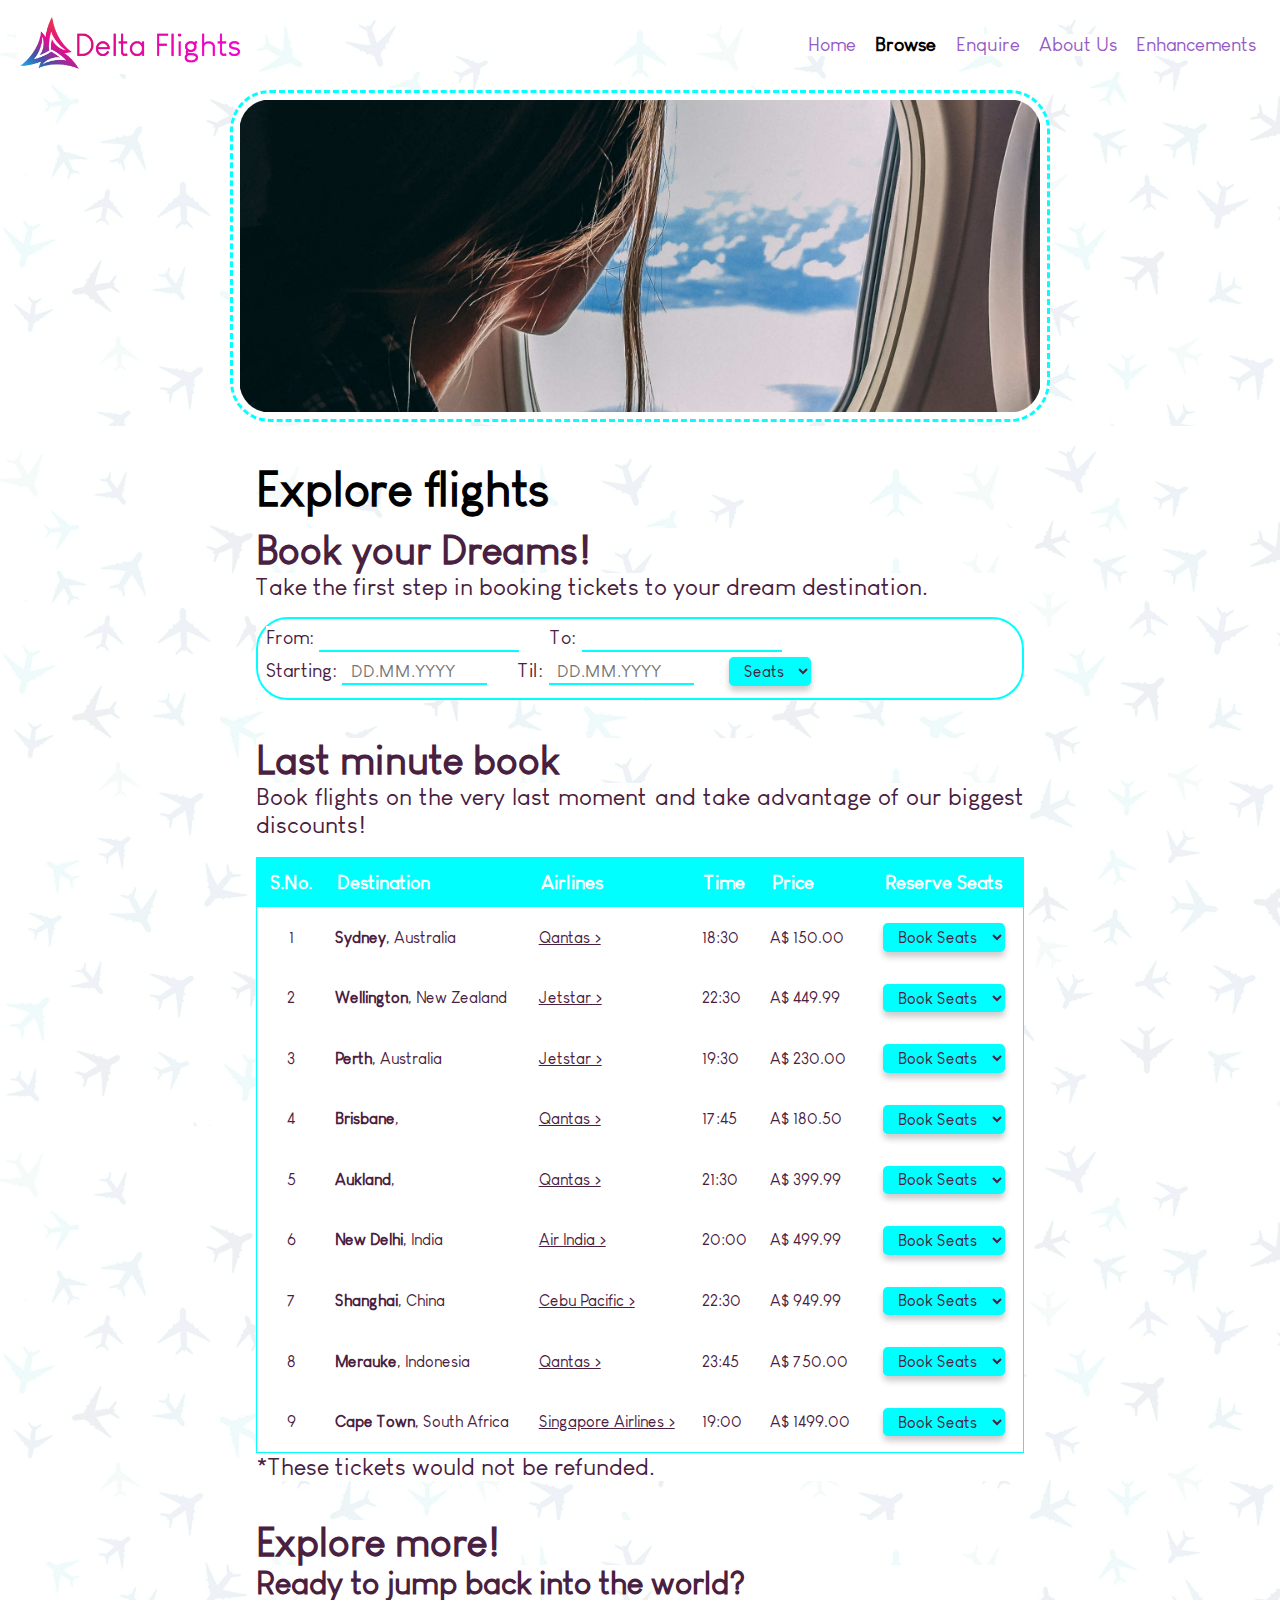
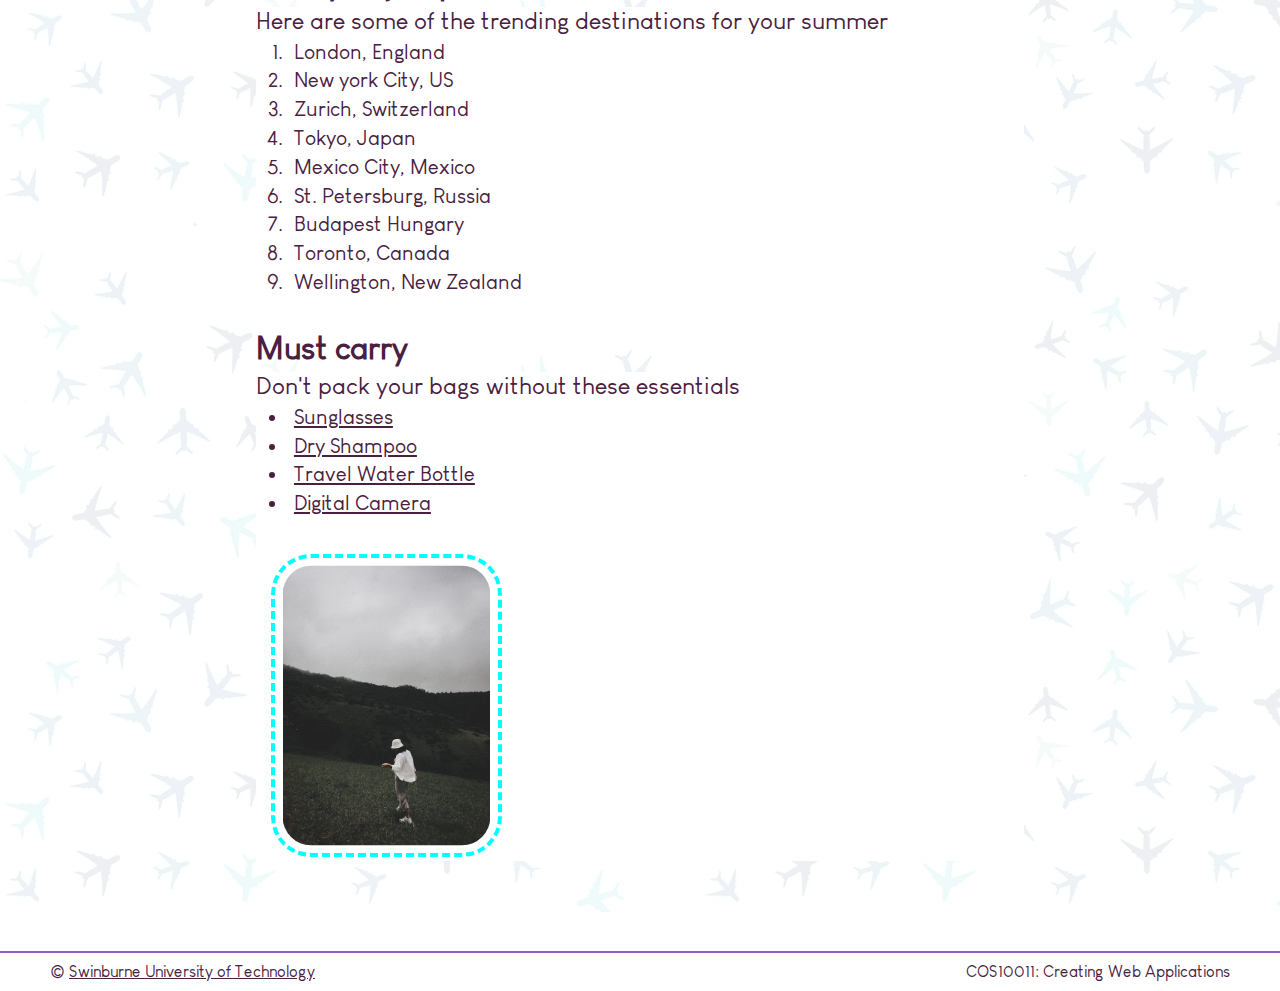
<file: product.html>
<!DOCTYPE html>
<html lang="en">
    <head>
        <meta charset="UTF-8"/>
        <meta http-equiv="X-UA-Compatible" content="IE=edge"/>
        <meta name="viewport" content="width=device-width, initial-scale=1.0"/>
        <meta name="author" content="utkarsh"/>
        <link rel="stylesheet" href="styles/style.css">
        <link rel="icon" href="images/icon.png">
        <meta name="viewport" content="width=device-width, initial-scale=1" />
        <link rel="stylesheet" href="styles/responsive.css" media="screen and (max-width: 1024px)"/>
        <title>Delta • Product</title>
    </head>

    <body>
        <header>
            <a href="index.html"><img src="images/logo.png" alt="Delta Logo" id="logo"></a>
            <nav>
                <ul>
                    <li class="nav_bar"><a class="nav_link" href="index.html"> Home </a></li>
                    <li class="nav_bar"><a class="nav_link" id="on_page" href="product.html"> Browse </a></li>
                    <li class="nav_bar"><a class="nav_link" href="enquire.html"> Enquire </a></li>
                    <li class="nav_bar"><a class="nav_link" href="about.html"> About Us </a></li>
                    <li class="nav_bar"><a class="nav_link" href="enhancements2.html"> Enhancements </a></li>
                </ul>
            </nav>
        </header>

        <img src="images/pexels-jason-toevs-2033343.jpg" alt="Cover Image" id="cover_img">
        
        <section id="page_content">          
            <h1>Explore flights</h1>
            <section class="explore_section">
                <h2>Book your Dreams!</h2>
                <p>Take the first step in booking tickets to your dream destination.</p>
                
                <form method="post" action="http://mercury.swin.edu.au/it000000/formtest.php" id="book_flight">
                    <div>
                        <label>From: </label>
                        <input list="book_from_options" name="book_from" class="book_from">
                        <datalist id="book_from_options">
                            <option value="book_from_mel">Melbourne (MEL)</option>
                            <option value="book_from_ade">Adelaide (ADE)</option>
                            <option value="book_from_syd">Sydney (SYD)</option>
                        </datalist>
                    </div>

                    <div>
                        <label>To: </label>
                        <input list="book_to_options" name="book_from" class="book_from">
                        <datalist id="book_to_options">
                            <option value="book_from_lon">London (LON)</option>
                            <option value="book_from_nyc">New York City (NYC)</option>
                            <option value="book_from_par">Paris (PAR)</option>
                            <option value="book_from_ber">Berlin (BER)</option>
                            <option value="book_from_wel">Wellington (WEL)</option>
                            <option value="book_from_mos">Moscow (MOS)</option>
                            <option value="book_from_zur">Zurich (ZUR)</option>
                        </datalist>
                    </div>

                    <div>
                        <label for="book_date_start">Starting: </label>
                        <input type="text" name="book_date" id="book_date_start" pattern="(0[1-9]|1[0-9]|2[0-9]|3[01]).(0[1-9]|1[012]).[0-9]{4}" placeholder="DD.MM.YYYY">
                    </div>

                    <div>
                        <label for="book_date_end">Til: </label>
                        <input type="text" name="book_till" id="book_date_end" pattern="(0[1-9]|1[0-9]|2[0-9]|3[01]).(0[1-9]|1[012]).[0-9]{4}" placeholder="DD.MM.YYYY">
                    </div>

                    <div>
                        <select class="seats_select">
                            <option value="">Seats</option>
                            <option value="seat_1">1</option>
                            <option value="seat_2">2</option>
                            <option value="seat_3">3</option>
                            <option value="seat_3">4</option>
                            <option value="seat_3">5</option>
                            <option value="seat_3">6</option>
                            <option value="seat_3">7</option>
                            <option value="seat_3">8</option>
                            <option value="seat_3">9+</option>
                        </select>
                    </div>
                </form>
            </section>

            <section class="explore_section">
                <h2>Last minute book</h2>
                <p>Book flights on the very last moment and take advantage of our biggest discounts!</p>
                <br>
                <table id="discount_flights">
                    <tr>
                        <th class="center_allign">S.No.</th>
                        <th>Destination</th>
                        <th>Airlines</th>
                        <th>Time</th>
                        <th>Price</th>
                        <th class="center_allign">Reserve Seats</th>
                    </tr>
                    <tr>
                        <td class="center_allign">1</td>
                        <td><strong>Sydney</strong>, Australia</td>
                        <td><a href="https://www.qantas.com/au/en.html">Qantas ></a></td>
                        <td>18:30</td>
                        <td>A$ 150.00</td>
                        <td class="center_allign">
                            <select class="seats_select">
                                <option value="">Book Seats</option>
                                <option value="seat_1">1</option>
                                <option value="seat_2">2</option>
                                <option value="seat_3">3</option>
                            </select>
                        </td>
                    </tr>
                    <tr>
                        <td class="center_allign">2</td>
                        <td><strong>Wellington</strong>, New Zealand</td>
                        <td><a href="https://www.jetstar.com/us/en/home">Jetstar ></a></td>
                        <td>22:30</td>
                        <td>A$ 449.99</td>
                        <td class="center_allign">
                            <select class="seats_select">
                                <option value="">Book Seats</option>
                                <option value="seat_1">1</option>
                                <option value="seat_2">2</option>
                                <option value="seat_3">3</option>
                            </select>
                        </td>
                    </tr>
                    <tr>
                        <td class="center_allign">3</td>
                        <td><strong>Perth</strong>, Australia</td>
                        <td><a href="https://www.jetstar.com/us/en/home">Jetstar ></a></td>
                        <td>19:30</td>
                        <td>A$ 230.00</td>
                        <td class="center_allign">
                            <select class="seats_select">
                                <option value="">Book Seats</option>
                                <option value="seat_1">1</option>
                                <option value="seat_2">2</option>
                                <option value="seat_3">3</option>
                            </select>
                        </td>
                    </tr>
                    <tr>
                        <td class="center_allign">4</td>
                        <td><strong>Brisbane</strong>, </td>
                        <td><a href="https://www.qantas.com/au/en.html">Qantas ></a></td>
                        <td>17:45</td>
                        <td>A$ 180.50</td>
                        <td class="center_allign">
                            <select class="seats_select">
                                <option value="">Book Seats</option>
                                <option value="seat_1">1</option>
                                <option value="seat_2">2</option>
                                <option value="seat_3">3</option>
                            </select>
                        </td>
                    </tr>
                    <tr>
                        <td class="center_allign">5</td>
                        <td><strong>Aukland</strong>, </td>
                        <td><a href="https://www.qantas.com/au/en.html">Qantas ></a></td>
                        <td>21:30</td>
                        <td>A$ 399.99</td>
                        <td class="center_allign">
                            <select class="seats_select">
                                <option value="">Book Seats</option>
                                <option value="seat_1">1</option>
                                <option value="seat_2">2</option>
                                <option value="seat_3">3</option>
                            </select>
                        </td>
                    </tr>
                    <tr>
                        <td class="center_allign">6</td>
                        <td><strong>New Delhi</strong>, India</td>
                        <td><a href="https://www.airindia.in/">Air India ></a></td>
                        <td>20:00</td>
                        <td>A$ 499.99</td>
                        <td class="center_allign">
                            <select class="seats_select">
                                <option value="">Book Seats</option>
                                <option value="seat_1">1</option>
                                <option value="seat_2">2</option>
                                <option value="seat_3">3</option>
                            </select>
                        </td>
                    </tr>
                    <tr>
                        <td class="center_allign">7</td>
                        <td><strong>Shanghai</strong>, China</td>
                        <td><a href="https://www.cebupacificair.com/">Cebu Pacific ></a></td>
                        <td>22:30</td>
                        <td>A$ 949.99</td>
                        <td class="center_allign">
                            <select class="seats_select">
                                <option value="">Book Seats</option>
                                <option value="seat_1">1</option>
                                <option value="seat_2">2</option>
                                <option value="seat_3">3</option>
                            </select>
                        </td>
                    </tr>
                    <tr>
                        <td class="center_allign">8</td>
                        <td><strong>Merauke</strong>, Indonesia</td>
                        <td><a href="https://www.qantas.com/au/en.html">Qantas ></a></td>
                        <td>23:45</td>
                        <td>A$ 750.00</td>
                        <td class="center_allign">
                            <select class="seats_select">
                                <option value="">Book Seats</option>
                                <option value="seat_1">1</option>
                                <option value="seat_2">2</option>
                                <option value="seat_3">3</option>
                            </select>
                        </td>
                    </tr>
                    <tr>
                        <td class="center_allign">9</td>
                        <td><strong>Cape Town</strong>, South Africa</td>
                        <td><a href="https://www.singaporeair.com/en_UK/au/home">Singapore Airlines ></a></td>
                        <td>19:00</td>
                        <td>A$ 1499.00</td>
                        <td class="center_allign">
                            <select class="seats_select">
                                <option value="">Book Seats</option>
                                <option value="seat_1">1</option>
                                <option value="seat_2">2</option>
                                <option value="seat_3">3</option>
                            </select>
                        </td>
                    </tr>
                </table>
                <p class="tnc">*These tickets would not be refunded.</p>
            </section> 
            
            <section class="explore_section">
                <h2>Explore more!</h2>
                <aside id="explore">
                    <article>
                        <h3>Ready to jump back into the world?</h3>
                        <p>
                            Here are some of the trending destinations for your summer
                        </p>
                        <ol>
                            <li>London, England</li>
                            <li>New york City, US</li>
                            <li>Zurich, Switzerland</li>
                            <li>Tokyo, Japan</li>
                            <li>Mexico City, Mexico</li>
                            <li>St. Petersburg, Russia</li>
                            <li>Budapest Hungary</li>
                            <li>Toronto, Canada</li>
                            <li>Wellington, New Zealand</li>
                        </ol>
                    </article>
                    
                    <article>
                        <br><br>
                        <h3>Must carry</h3>
                        <p>
                            Don't pack your bags without these essentials
                        </p>
                        <ul>
                            <li><a href="https://www.ray-ban.com/australia">Sunglasses</a></li>
                            <li><a href="https://www.sephora.com">Dry Shampoo</a></li>
                            <li><a href="https://www.amazon.com/GRAYL-Ultralight-Purifier-Filter-Bottle/dp/B01M66C1KH/">Travel Water Bottle</a></li>
                            <li><a href="https://www.amazon.com/Fujifilm-16-2MP-Digital-Camera-Optical/dp/B00QHA5KHA/">Digital Camera</a></li>
                        </ul>
                    </article>
                </aside>
                <img src="images/pexels-photo-6434442.jpg" alt="hehe" id="explore_img">
            </section>
        </section>

        <footer>
            <hr>
            <table ID="footer_table">
                <tr>
                    <td>
                        &#169; <a href="https://www.swinburne.edu.au">Swinburne University of Technology</a>
                    </td>
                    <td class="right_intend">
                        COS10011: Creating Web Applications
                    </td>
                </tr>
            </table>
        </footer>
    </body>
</html>
</file>
<file: styles/style.css>
/* ===================== Font ===================== */
/* Importing external font from local storage*/
@font-face {
  font-family: LoiusCafe;
  src: url(LouisGeorgeCafe.ttf);
}


/* =================== Defaults =================== */

* {
  font-family: LoiusCafe;
  box-sizing: border-box;
  margin: 0;
  padding: 0;
  color: #4A2040;
  background-color: white;
  cursor: url(../images/cursor.png), auto;
}

header {
  display: flex;
  justify-content: space-between;
  align-items: center;
  padding: 1.25%;
}

hr {
  border: 0.1em solid #955ac5;
}

footer {
  padding-top: 3%;
  clear: both;
}


/* ============= Individual Properties ============ */

/*terms and conditions*/
#tnc {
  font-size: 1.2rem;
  color: #ff0000;
}

#quotations {
  padding: 1.5% 0;
  color: #955ac5;
  text-align: center;
}

#page_content {
  padding: 1% 20%;
}

#on_page {
  color: #000000;
  font-weight: bold;
}

#enhancement_title {
  padding-top: 1%;
}

#enhancement_title h2{
  padding-top: 3%;
}

#enhancement_title li{
  margin-left: 0%;
  list-style-type: upper-roman;
  font-size: 2em;
}

.code_box {
  background-color: #121212;
  font-family: 'Courier New', Courier, monospace;
  color: #c4ffff;
  font-size: 1rem;
  border-radius: 15px;
  margin-top: 1%;
  padding: 2% 3%;
  overflow-x: auto;
  white-space: nowrap;
}

.explore_section {
  margin-bottom: 5%;
}

/*background image*/
body, header, #page_content, #banner_slideshow, 
  #destination_cards, #credit_cards, h1, h2, h3 {
  background-image: url(../images/background.png);
}

#confirm_details_section {
  border-radius: 2.5em;
  border: 0.2em dashed #00FFFF;
}

#price_total {
  text-align: left;
  padding-left: 3%;
  padding-bottom: 3%;
  font-size: 1.75em;
  font-weight: bolder;
}

/* =============== Custom font Sizes ===============*/

h1 {
  color: #000000;
  font-size: 3rem;
  padding: 3% 0 1.5%;
  clear: both;
}

h2 {
  font-size: 2.5rem;
  clear: both;
}

h3 {
  font-size: 2rem;
  padding-bottom: 5px;
  clear: both;
}

p {
  font-size: 1.5rem;
  text-align: justify;
  text-justify: inter-word;
}


/* =============== Navigation Panel =============== */

#logo {
  margin-left: 1.6%;
  cursor: pointer;
  height: 3.4em;
}

.nav_bar {
  display: inline-block;
}

.nav_link {
  font-size: 1.2rem;
  color: #955ac5;
  text-decoration: none;
  padding: 0 0.4em;
}

/* Change link color and weight on hover */
.nav_link:hover {
  color: #4A2040;
  background-color: #ebffff;
  border-radius: 0.5em;
}


/* =============== Banner Slideshow =============== */

#banner_slideshow {
  overflow: hidden;
}

#banner_slideshow figure {
  position: relative;
  width: 500%;
  left: 0;
  animation: 20s banner_slideshow infinite;
}

#banner_slideshow img {
  float: left;
  width: 18%;
  margin-inline: 1%;
  padding: 0.1%;
  border-radius: 2.5em;
  border: 0.2em dashed #00FFFF;
}

/*slider animation*/
@keyframes banner_slideshow {
  0% {
    left: 0%;
  }
  17% {
    left: 0%;
  }
  25% {
    left: -100%;
  }
  42% {
    left: -100%;
  }
  50% {
    left: -200%;
  }
  67% {
    left: -200%;
  }
  75% {
    left: -300%;
  }
  92% {
    left: -300%;
  }
  100% {
    left: -400%;
  }
}


#cover_img {
  margin: 0 18%;
  width: 64%;
  padding: 0.5%;
  border: 0.2em dashed #00FFFF;
  border-radius: 2.5em;
}


/* ================== Card Styles ================= */

#credit_cards {
  display: grid;
  padding: 0 20%;
  grid-template-columns: repeat(3, 1fr);
  justify-items:first baseline;
}

.single_credit_card {
  border: 0.2em dashed #00FFFF;
  border-radius: 3em 0.5em 0 0;
  width: 92%;
  margin: 0 1% 10% 0;
}

.credit_img {
  width: 100%;
  height: 10em;
  border-radius: 3em 0.5em 0 0;
  object-fit: fill;
}

#destination_cards {
  padding-inline: 20%;
  justify-items:first baseline;
}

.single_destination_card {
  border: 0.3em dashed #00FFFF;
  border-radius: 0.5em 4em 4em 0.5em;
  width: 100%;
  margin-bottom: 3%;
}

.destination_img {
  width: 13em;
  border-radius: 1em 2em 2em 1em;
  padding: 3px;
  padding-left: 0;
}

.destination_content {
  width: 80%;
}

.destination_content a {
  text-decoration: none;
}

.destination_content td {
  padding-left: 2.5em;
}

.credit_details {
  padding: 0.7em;
}

.air_stop {
  min-width: fit-content;
}


/* ===================== aside =====================*/

#explore {
  float: left;
}

#explore_img {
  width: 30%;
  margin-left: 2%;
  margin-top: 5%;
  padding: 1%;
  border: 0.25em dashed #00FFFF;
  border-radius: 2.5em;
}

#explore li {
  font-size: 1.3rem;
  padding-left: 1%;
  margin-left: 5%;
  padding-top: 0.3rem;
}

#author_head {
  float: left;
  width: 15%;
  font-weight: bold;
}

#author_head li, #author_details li {
  display: block;
  font-size: 1.3rem;
  padding-bottom: 1.5rem;
  text-decoration: none;
}

#author_details {
  float: left;
  width: 40%;
  min-width: fit-content;
}

#author_img {
  width: 25%;
  padding: 0.5%;
  margin-inline: 5%;
  border: 0.3em dashed #00FFFF;
  border-radius: 2.5em;
}

.confirm_table_bold {
  float: left;
  width: 15%;
  font-weight: bold;
}

.confirm_table_bold li, .confirm_table_details li {
  display: block;
  font-size: 1.3rem;
  padding-bottom: 1.5rem;
  text-decoration: none;
}

.confirm_table_details {
  float: left;
  width: 83%;
  min-width: fit-content;
  clear: right;
}

#flight_destination_list {
  float: left;
  width: 49%;
  padding-left: 3%;
}

#flight_seats_list, #flight_cost_list {
  float: left;
  width: 24%;
}

#flight_destination_list li, #flight_cost_list li {
  display: block;
  font-size: 1.3rem;
  padding-top: 0.5rem;
  padding-bottom: 1.25rem;
  text-decoration: none;
}

#flight_seats_list li {
  display: block;
  font-size: 1.3rem;
  padding-top: 0.30rem;
  padding-bottom: 1.25rem;
  text-decoration: none;
  text-align: center;
}


/* ===================== Form ===================== */

#enquire_form fieldset, #financial_form fieldset {
  border: 0.2em dotted #00FFFF;
  border-radius: 0 2.5em 0.5em 0;
  padding-inline: 1%;
  padding-top: 0.7em;
  padding-bottom: 2em;
  margin-bottom: 3em;
}

#enquire_form legend, #financial_form legend {
  font-size: 1.3em;
  color: #955ac5; /*same as navigation menu*/
}

#enquire_form p {
  text-align: justify;
  padding-bottom: 0.6em;
  padding-top: 0.3em;
}

#enquire_form label {
  width: 150px;
  display: inline-block;
}

#financial_form p {
  text-align: justify;
  padding-bottom: 0.6em;
  padding-top: 0.3em;
}

#financial_form label {
  width: 255px;
  display: inline-block;
}

#enquire_form input[type=text], #enquire_form input[type=email], #financial_form input[type=text] {
  outline: 0;
  border-width: 0 0 2px;
  border-color: #00FFFF;
  
  height: 26px;
  padding: 0.5em;
  margin-left: 0.2em;
  margin-right: 2.5em;

  width: 60%;
  font-size: 0.8em;
  color: #005383;
}

input[id=adr_postcode] {
  /*overriting width for passcode*/
  width: 30%;
}

label[for=product_enquire], label[for=adr_state] {
  /*overriting lable width*/
  min-width: fit-content;
}

#enquire_form input[type=text]:focus {
  border-color: #000;
  color: #000;
}

#enquire_form textarea {
  border: 0.1em solid #00FFFF;
  width: 100%;
  resize: none;
  padding: 0.5em;
}

#book_flight {
  padding: 1%;
  margin-top: 2%;
  border: 2px solid #00FFFF;
  border-radius: 2em;
}

#book_flight div {
  display: inline-block;
}

#book_flight label {
  font-size: 1.2rem;
  display: inline-block;
}

#book_flight input {
  outline: 0;
  border-width: 0 0 2px;
  border-color: #00FFFF;

  
  height: 26px;
  padding: 0.5em;
  margin-left: 0.1em;
  margin-right: 1.5em;

  font-size: 1.1rem;
}

.book_from, #book_to {
  width: 200px;
}

#book_date_start, #book_date_end {
  width: 145px;
}

.form_option {
  padding-right: 2em;
  font-size: 20px;
  min-width: fit-content;
}

.form_button {
  font-size: 1.2em;
  padding: 0.2em 0.7em 0.2em 0.7em;
  margin-right: 0.5em;
  background-color: #ffffff;
  border: 0.1em solid #000;
  border-radius: 5em;
}

.form_button[type=submit]:hover {
  background-color: #00ffff;
  border: 0.1em solid #00FFFF;
  color: white;
}

.form_button[type=reset]:hover {
  background-color: #ff0000;
  border: 0.1em solid #ff0000;
  color: white;
}

#financial_form fieldset {
  border: 0.2em dotted #00FFFF;
  border-radius: 0 2.5em 0.5em 0;
  padding-inline: 1%;
  padding-top: 0.7em;
  padding-bottom: 2em;
  margin-bottom: 3em;
}


/* ==================== Buttons =================== */

.button {
  border: 0.1em solid #00FFFF;
  padding: 0.2em 1.4em;
  margin-right: 1em;
  text-align: center;
  text-decoration: none;
  color: #4A2040;
  border-radius: 0.2em;
  cursor: pointer;
  box-shadow: 0 0 1em rgba(3, 122, 158, 0.342)
}

/* Change background color on hover */
.button:hover {
  background-color: #00FFFF;
}

/* Gets even darker when clicked; buttons*/
.button:active {
  background-color: #2428ff;
}

.reserve_button {
  border: 0.2em solid #00FFFF;
  font-size: 1.2em;
  padding: 0.1em 1.1em;
  text-align: center;
  text-decoration: none;
  color: #4A2040;
  border-radius: 1.5em;
  cursor: pointer;
}

/* Gets even darker when clicked; buttons*/
.reserve_button:active {
  background-color: #a0a1dd;
}

#scroll_up {
	position: fixed;
	right: 100px;
	bottom: 10%;
	width: 50px;
	height: 50px;
	border-radius: 50%;
	background: #e75480;
	box-shadow: 0 0 10px rgba(0,0,0,0.25);
	color: white;
	border: none;
	outline: none;
	cursor: pointer;
  font-size: 2em;
}

#scroll_up:hover{
	background: aqua;
}


/* ==================== Tables ==================== */

#footer_table {
  padding: 0.5em 3em;
  width: 100%;
  font-size: medium;
  /* for swinburne.edu hyperlink*/
  text-decoration: none;
}

.left_intend {
  text-align: left;
}

.right_intend {
  text-align: right;
}

.center_allign {
  text-align: center;
}

/*last minute flight book table*/
#discount_flights {
  border-collapse: collapse;
  border: 0.1em solid #00FFFF;
  text-align: left;
  width: 100%;
}

#discount_flights th {
  background-color: #00ffff;
  color: white;
  font-size: 1.2em;
}

#discount_flights td, #discount_flights th {
  padding: 0.7em 0.6em 0.7em;
}


/* ==================== Dropdown ================== */

.seats_select {
  background-color: #00FFFF;
  font-size: 1em;
  margin: 0.3em;
  padding: 0.3em 0.7em;
  border: none;
  border-radius: 0.3em;
  box-shadow: 0 0.3em 0.4em 0 rgba(0,0,0,0.2);
  text-align: center;
}

.seats_select_main {
  appearance: none;
  background-color: #c4ffff;
  font-size: 1.1em;
  padding: 0.1em;
  border: none;
  border-radius: 1.2em;
  box-shadow: 0 0.2em 0.3em 0 rgba(0,0,0,0.2);
  text-align: center;
}

#adr_state, #product_enquire {
  background-color: azure;;
  font-size: 0.7em;
  margin: 0.3em 3em 0.3em 0.3em;
  padding: 0.2em;
  border: none;
  border-radius: 0.3em;
  box-shadow: 0 0.3em 0.4em 0 rgba(0,0,0,0.2);
  text-align: center;
}

/* ================================================ */
</file>
<file: styles/responsive.css>
/* iPad */
@media only screen and (max-width: 1025px) and (min-width: 676px) {
    
    /* ================== font size ================== */
    h1 {
        font-size: 2.5rem;
    }

    h2 {
        font-size: 2rem;
    }

    h3 {
        font-size: 1.5rem;
    }

    p {
        font-size: 1.25rem;
    }

    /* ===================== layout ==================== */
    #page_content {
        padding: 1% 10%;
    }

    #author_details {
        margin-bottom: 1.5em;
    }
    
    #author_head li, #author_details li {
        font-size: 1rem;
        padding-bottom: 1.5rem;
    }

    /* ============== Updating nav panel ============== */
    header {
        display: block;
        align-items: center;
    }

    .nav_bar {
        margin-top: 0.5em;
        margin-bottom: 0.5em;
    }

    .nav_link {
        font-size: 1.4em;
    }

    /* ===================== form ====================== */
    #enquire_form label {
        width: 150px;
    }
      
    #enquire_form input[type=text], #enquire_form input[type=email] {
        width: 60%;
        font-size: 0.8em;
    }
      
    #enquire_form input[id=adr_postcode] {
        /*overriting width for passcode*/
        width: 250px;
    }
      
    #enquire_form label[for=product_enquire] {
        /*overriting lable width*/
        min-width: fit-content;
    }

    #enquire_form .form_option {
        padding-right: 1em;
        font-size: 1.2rem;
    }

    #book_flight div {
        display: block;
    }
    
    #book_flight label {
        width: 17%;
        padding-left: 5%;
        padding-top: 3%;
    }

    #book_from, #book_to {
        width: 73%;
    }
      
    #book_date_start, #book_date_end {
        width: 50%;
    }

    #book_flight select {
        margin-left: 80%;
        margin-bottom: 3%;
    }

    /* ===================== cards ===================== */
    #credit_cards {
        padding: 0 10%;
        font-size: 80%;
    }
      
    .credit_img {
        width: 100%;
        height: 8em;
    }
      
    #destination_cards {
        padding-inline: 10%;
    }

    .destination_img {
        width: 15em;
    }

    .destination_content td {
        padding-left: 0.5em;
    }
      
    .credit_details {
        padding: 0.5em;
    }

    /* ===================== table ===================== */
    #discount_flights {
        font-size: 0.9rem;
    }

    /* ===================== images ==================== */
    #cover_img {
        margin: 0 7.5%;
        width: 85%;
        border-radius: 2em;
    }

    #explore_img {
        width: 90%;
        margin-top: 2em;
    }

    #author_img {
        margin-top: 5%;
        width: 29%;
        border-radius: 50em;
    }

    /* ===================== buttons =================== */
    .button {
        font-size: 0.7em;
    }
}

/*Phone*/
@media only screen and (max-width: 675px) {
 
    /* ================== font size ================== */
    h1 {
        font-size: 2rem;
    }

    h2 {
        font-size: 1.5rem;
        clear: both;
    }

    h3 {
        font-size: 1.25rem;
    }

    p {
        font-size: 1rem;
    }

    .seats_select_main {
        font-size: 1rem;
        text-align: center;
    }

    .code_box {
        font-size: 0.7rem;
    }

    /* ============== Updating nav panel ============== */
    header {
        display: block;
        align-items: center;
        position: relative;
        white-space: initial;
    }

    #logo {
        position: relative;
    }

    .nav_bar {
        margin-top: 0.5em;
        margin-bottom: 0.5em;
        align-items: center;
    }

    .nav_link {
        font-size: 0.9em;
    }

    /* ===================== layout ==================== */
    #page_content {
        padding: 1% 5%;
    }

    #footer_table {
        padding-inline: 1%;
    }

    #author_head li, #author_details li {
        font-size: 1rem;
        padding-bottom: 1.5rem;
    }

    #author_head {
        width: 30%;
    }

    #enhancement_title li{
        margin-left: 3%;
        font-size: 1.2em;
    }

    /* ===================== form ====================== */
    #enquire_form label {
        width: 150px;
    }
      
    #enquire_form input[type=text], #enquire_form input[type=email] {
        width: 99%;
        margin-bottom: 10px;
    }
      
    #enquire_form input[id=adr_postcode] {
        /*overriting width for passcode*/
        width: 51%;
    }

    #enquire_form .form_option {
        /*getting checkboxes and radio buttons in verticle list*/
        display: inline-block;
        font-size: 1rem;
        width: 95%;
    }

    #book_flight div {
        display: block;
    }
    
    #book_flight label {
        width: 23%;
        padding-left: 5%;
        padding-top: 3%;
    }

    #book_from, #book_to {
        width: 67%;
    }
      
    #book_date_start, #book_date_end {
        width: 45%;
    }

    #book_flight select {
        margin-left: 75%;
        margin-bottom: 3%;
    }

    /* ====================== cards ===================== */
    #credit_cards {
        clear: both;
        padding: 0 1%;
        font-size: 60%;
    }
      
    .credit_img {
        width: 100%;
        height: 8em;
    }
      
    #destination_cards {
        padding-inline: 10%;
    }

    /*not visible on phone*/
    .destination_img {
        display: none;
    }
    
    .destination_content td {
        padding-left: 0.5em;
        padding-bottom: 10px;
    }
    
    .single_destination_card {
        margin-bottom: 10%;
        padding: 5% 0;
    }

    .credit_details {
        padding: 0.5em;
    }
      
    #air_stop {
        width: 0;
    }

    /* ===================== table ===================== */
    #discount_flights {
        font-size: 0.7rem;
    }

    /* ===================== images ==================== */
    #cover_img {
        margin: 0 2.5%;
        width: 95%;
        border-radius: 2em;
    }

    #banner_slideshow img {
        width: 19%;
        margin-inline: 0.5%;
        border-radius: 1.5em;
    }

    #explore_img {
        width: 60%;
        margin-left: 20%;
        margin-top: 2em;
    }

    /*hidden for phone view*/
    #author_img {
        display: none;
    }

    /* ===================== buttons =================== */
    .button {
        font-size: 0.5em;
    }
}
</file>
